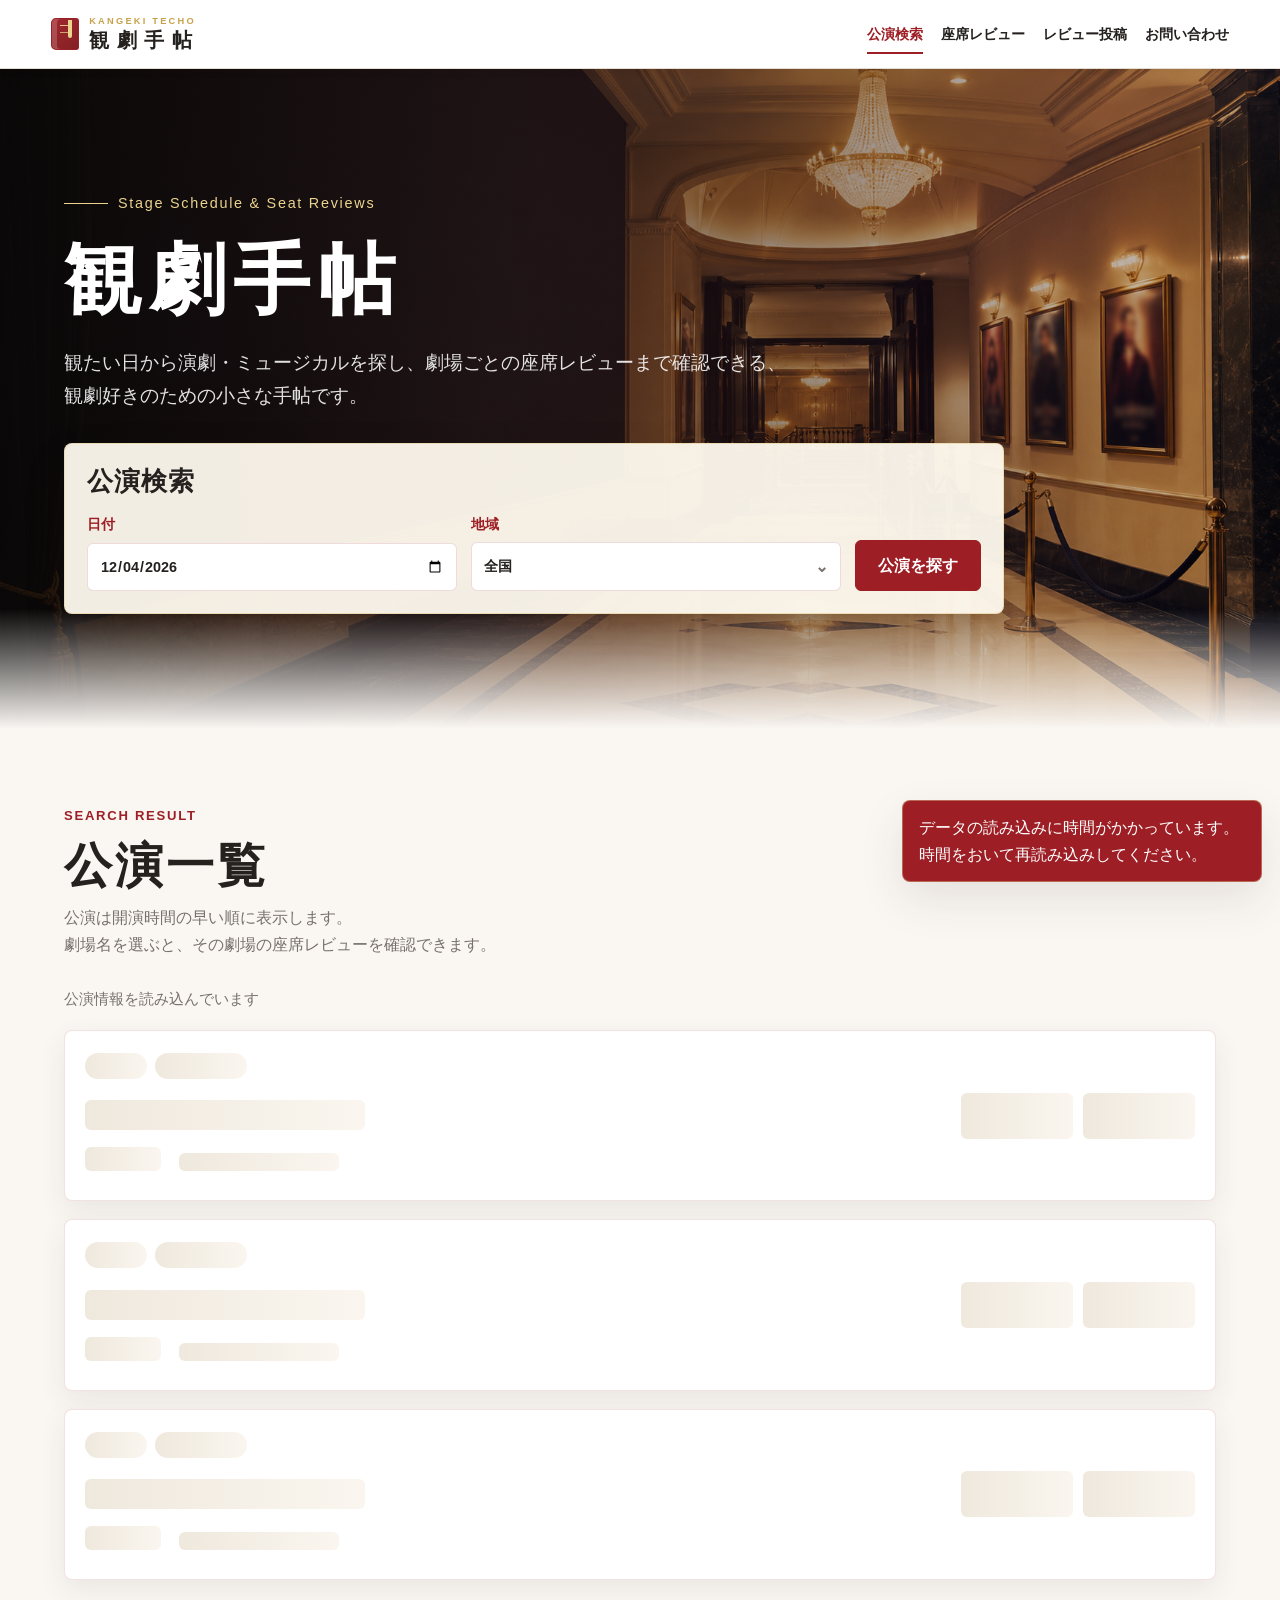
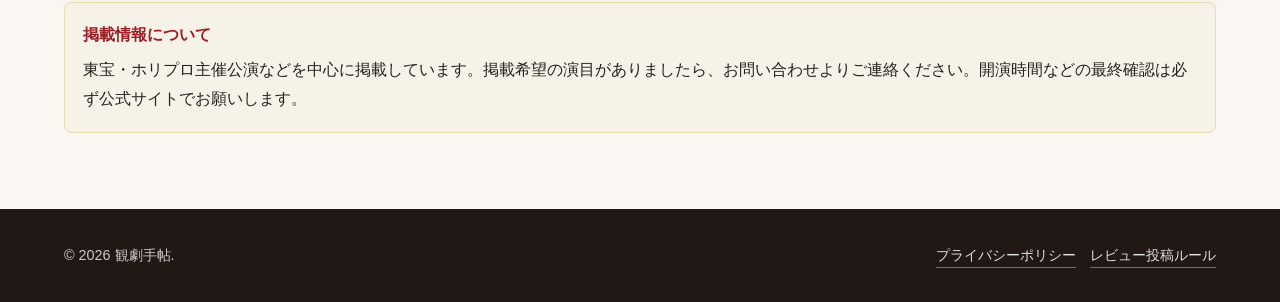
<file: index.html>
<!doctype html>
<html lang="ja">
<head>
  <!-- Google tag (gtag.js) -->
  <script async src="https://www.googletagmanager.com/gtag/js?id=G-6KWC3YMD6E"></script>
  <script>
    window.dataLayer = window.dataLayer || [];
    function gtag(){dataLayer.push(arguments);}
    gtag('js', new Date());
    gtag('config', 'G-6KWC3YMD6E');
  </script>
  <meta charset="utf-8">
  <meta name="viewport" content="width=device-width, initial-scale=1">
  <title>観劇手帖｜演劇・ミュージカルの公演検索と劇場の座席レビュー</title>
  <meta name="description" content="演劇・ミュージカルなどの舞台公演を観劇日と地域から検索。劇場ごとの座席レビューで、見え方・音響・おすすめ度を確認できる観劇情報サイトです。">
  <link rel="canonical" href="https://kangeki-techo.jp/">
  <meta name="robots" content="index, follow">
  <meta property="og:site_name" content="観劇手帖">
  <meta property="og:type" content="website">
  <meta property="og:locale" content="ja_JP">
  <meta property="og:title" content="観劇手帖｜演劇・ミュージカルの公演検索と劇場の座席レビュー">
  <meta property="og:description" content="演劇・ミュージカルなどの舞台公演を観劇日と地域から検索。劇場ごとの座席レビューで、見え方・音響・おすすめ度を確認できる観劇情報サイトです。">
  <meta property="og:url" content="https://kangeki-techo.jp/">
  <meta name="twitter:card" content="summary_large_image">
  <meta name="twitter:title" content="観劇手帖｜演劇・ミュージカルの公演検索と劇場の座席レビュー">
  <meta name="twitter:description" content="演劇・ミュージカルなどの舞台公演を観劇日と地域から検索。劇場ごとの座席レビューで、見え方・音響・おすすめ度を確認できる観劇情報サイトです。">
  <script type="application/ld+json">
    {
    "@context": "https://schema.org",
    "@type": "WebSite",
    "@id": "https://kangeki-techo.jp/#website",
    "name": "観劇手帖",
    "alternateName": "KANGEKI TECHO",
    "url": "https://kangeki-techo.jp/",
    "description": "演劇・ミュージカルなどの舞台公演を観劇日と地域から検索し、劇場ごとの座席レビューを確認・投稿できる観劇情報サイトです。",
    "inLanguage": "ja",
    "publisher": {
      "@id": "https://kangeki-techo.jp/#organization"
    }
  }
</script>
<script type="application/ld+json">
  {
    "@context": "https://schema.org",
    "@type": "Organization",
    "@id": "https://kangeki-techo.jp/#organization",
    "name": "観劇手帖",
    "alternateName": "KANGEKI TECHO",
    "url": "https://kangeki-techo.jp/"
  }
</script>
  <link rel="stylesheet" href="assets/app.css">
</head>
<body>
  <header class="site-header">
    <a class="brand" href="index.html" aria-label="観劇手帖 ホーム">
      <span class="notebook-mark" aria-hidden="true"></span>
      <span class="brand-text">
        <span class="brand-roman">KANGEKI TECHO</span>
        <span class="brand-title" aria-label="観劇手帖">
          <span aria-hidden="true">観</span>
          <span aria-hidden="true">劇</span>
          <span aria-hidden="true">手</span>
          <span aria-hidden="true">帖</span>
        </span>
      </span>
    </a>
    <nav class="nav" aria-label="主要メニュー">
      <a class="active" href="index.html">公演検索</a>
      <a href="reviews.html">座席レビュー</a>
      <a href="post.html">レビュー投稿</a>
      <a href="contact.html">お問い合わせ</a>
    </nav>
  </header>

  <section class="hero" id="home">
    <div class="hero-inner">
      <span class="eyebrow">Stage Schedule & Seat Reviews</span>
      <h1>観劇手帖</h1>
      <p class="hero-copy">観たい日から演劇・ミュージカルを探し、劇場ごとの座席レビューまで確認できる、<br>観劇好きのための小さな手帖です。</p>

      <form class="search-panel" id="performanceSearch">
        <div class="search-panel-head">
          <h2>公演検索</h2>
        </div>
        <div class="form-grid">
          <label>
            日付
            <input type="date" id="dateInput">
          </label>
          <div class="field">
            <span class="field-label">地域</span>
            <input type="hidden" id="areaInput" value="全国">
            <div class="region-picker" id="areaPicker" data-region-picker data-target="areaInput"></div>
          </div>
          <button class="btn gold performance-search-button" type="submit">公演を探す</button>
        </div>
      </form>
    </div>
  </section>

  <main>
    <section class="section" aria-labelledby="performancesTitle">
      <div class="container">
        <div class="section-head">
          <div class="section-title">
            <span>Search Result</span>
            <h2 id="performancesTitle">公演一覧</h2>
            <p>公演は開演時間の早い順に表示します。<br>劇場名を選ぶと、その劇場の座席レビューを確認できます。</p>
          </div>
        </div>
        <div class="results-meta" id="performanceMeta"></div>
        <div class="card-grid" id="performanceResults"></div>
        <div class="info-note">
          <strong>掲載情報について</strong>
          <p>東宝・ホリプロ主催公演などを中心に掲載しています。掲載希望の演目がありましたら、お問い合わせよりご連絡ください。開演時間などの最終確認は必ず公式サイトでお願いします。</p>
        </div>
      </div>
    </section>
  </main>

  <footer class="site-footer">
    <div class="container footer-content">
      <span>© 2026 観劇手帖.</span>
      <span class="footer-links"><a href="privacy.html">プライバシーポリシー</a><a href="rules.html">レビュー投稿ルール</a></span>
    </div>
  </footer>

  <div class="toast" id="toast" role="status" aria-live="polite"></div>
  <script src="assets/app.js"></script>
  <script src="assets/additional-fixes.js"></script>
  <script src="assets/analytics-events.js"></script>
</body>
</html>
</file>
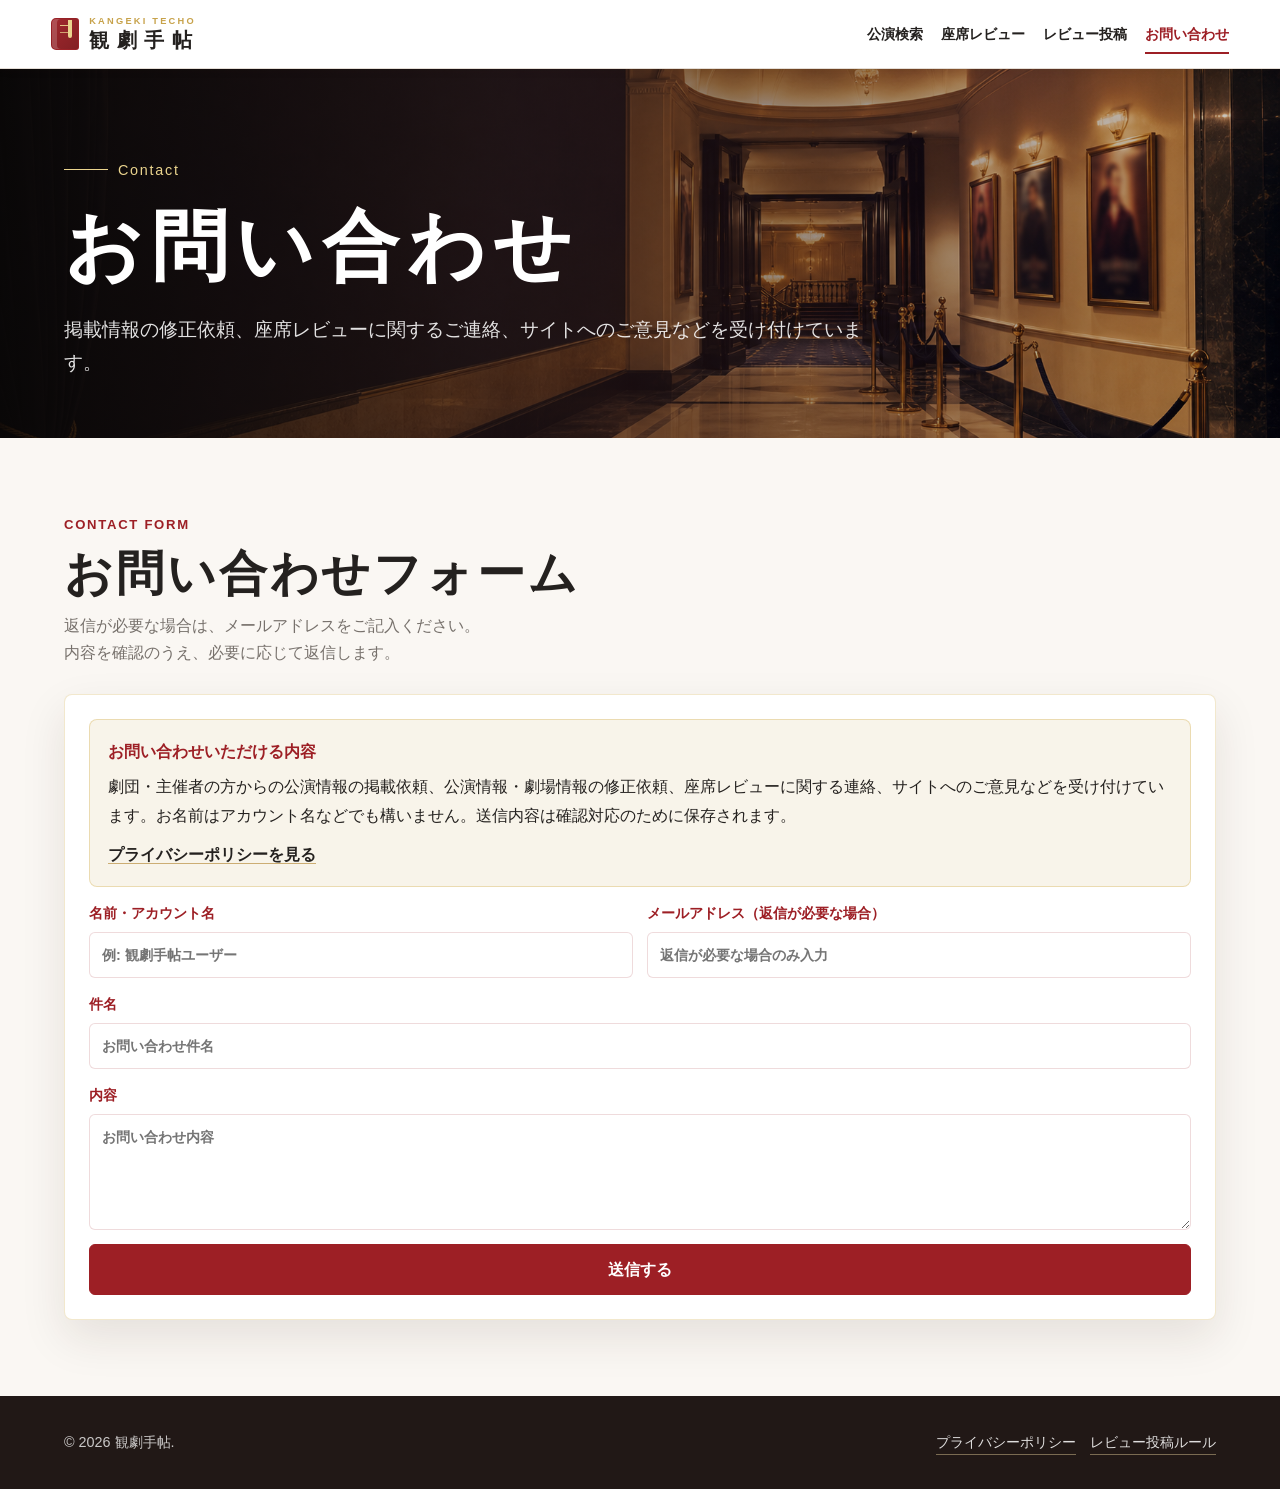
<file: contact.html>
<!doctype html>
<html lang="ja">
<head>
  <!-- Google tag (gtag.js) -->
  <script async src="https://www.googletagmanager.com/gtag/js?id=G-6KWC3YMD6E"></script>
  <script>
    window.dataLayer = window.dataLayer || [];
    function gtag(){dataLayer.push(arguments);}
    gtag('js', new Date());
    gtag('config', 'G-6KWC3YMD6E');
  </script>
  <meta charset="utf-8">
  <meta name="viewport" content="width=device-width, initial-scale=1">
  <title>公演・劇場情報の掲載依頼・お問い合わせ｜観劇手帖</title>
  <meta name="description" content="公演情報の掲載依頼、劇場情報や座席レビューの修正依頼、サイトへのご意見などを受け付けています。返信が必要な場合はメールアドレスをご入力ください。">
  <link rel="canonical" href="https://kangeki-techo.jp/contact.html">
  <meta name="robots" content="index, follow">
  <meta property="og:site_name" content="観劇手帖">
  <meta property="og:type" content="website">
  <meta property="og:locale" content="ja_JP">
  <meta property="og:title" content="公演・劇場情報の掲載依頼・お問い合わせ｜観劇手帖">
  <meta property="og:description" content="観劇手帖へのご意見、公演情報や劇場情報の掲載依頼、内容の修正依頼などを受け付けています。返信が必要な場合はメールアドレスをご記入ください。">
  <meta property="og:url" content="https://kangeki-techo.jp/contact.html">
  <meta name="twitter:card" content="summary_large_image">
  <meta name="twitter:title" content="公演・劇場情報の掲載依頼・お問い合わせ｜観劇手帖">
  <meta name="twitter:description" content="観劇手帖へのご意見、公演情報や劇場情報の掲載依頼、内容の修正依頼などを受け付けています。返信が必要な場合はメールアドレスをご記入ください。">
  <link rel="stylesheet" href="assets/app.css">
</head>
<body>
  <header class="site-header">
    <a class="brand" href="index.html" aria-label="観劇手帖 ホーム">
      <span class="notebook-mark" aria-hidden="true"></span>
      <span class="brand-text">
        <span class="brand-roman">KANGEKI TECHO</span>
        <span class="brand-title" aria-label="観劇手帖">
          <span aria-hidden="true">観</span>
          <span aria-hidden="true">劇</span>
          <span aria-hidden="true">手</span>
          <span aria-hidden="true">帖</span>
        </span>
      </span>
    </a>
    <nav class="nav" aria-label="主要メニュー">
      <a href="index.html">公演検索</a>
      <a href="reviews.html">座席レビュー</a>
      <a href="post.html">レビュー投稿</a>
      <a class="active" href="contact.html">お問い合わせ</a>
    </nav>
  </header>

  <section class="page-hero">
    <div class="container">
      <span class="eyebrow">Contact</span>
      <h1>お問い合わせ</h1>
      <p class="hero-copy">掲載情報の修正依頼、座席レビューに関するご連絡、サイトへのご意見などを受け付けています。</p>
    </div>
  </section>

  <main>
    <section class="section" aria-labelledby="contactTitle">
      <div class="container">
        <div class="section-head">
          <div class="section-title">
            <span>Contact Form</span>
            <h2 id="contactTitle">お問い合わせフォーム</h2>
            <p>返信が必要な場合は、メールアドレスをご記入ください。<br>内容を確認のうえ、必要に応じて返信します。</p>
          </div>
        </div>
        <form class="form-card stack" id="contactForm">
          <div class="form-notice">
            <strong>お問い合わせいただける内容</strong>
            <p>劇団・主催者の方からの公演情報の掲載依頼、公演情報・劇場情報の修正依頼、座席レビューに関する連絡、サイトへのご意見などを受け付けています。お名前はアカウント名などでも構いません。送信内容は確認対応のために保存されます。</p>
            <a class="theater-link" href="privacy.html">プライバシーポリシーを見る</a>
          </div>
          <div class="two-col">
            <label>
              名前・アカウント名
              <input id="contactName" required placeholder="例: 観劇手帖ユーザー">
            </label>
            <label>
              メールアドレス（返信が必要な場合）
              <input id="contactEmail" type="email" placeholder="返信が必要な場合のみ入力">
            </label>
          </div>
          <label>
            件名
            <input id="contactSubject" required placeholder="お問い合わせ件名">
          </label>
          <label>
            内容
            <textarea id="contactMessage" required placeholder="お問い合わせ内容"></textarea>
          </label>
          <button class="btn" type="submit">送信する</button>
        </form>
      </div>
    </section>
  </main>

  <footer class="site-footer">
    <div class="container footer-content">
      <span>© 2026 観劇手帖.</span>
      <span class="footer-links"><a href="privacy.html">プライバシーポリシー</a><a href="rules.html">レビュー投稿ルール</a></span>
    </div>
  </footer>

  <div class="toast" id="toast" role="status" aria-live="polite"></div>
  <script src="assets/app.js"></script>
  <script src="assets/analytics-events.js"></script>
</body>
</html>
</file>
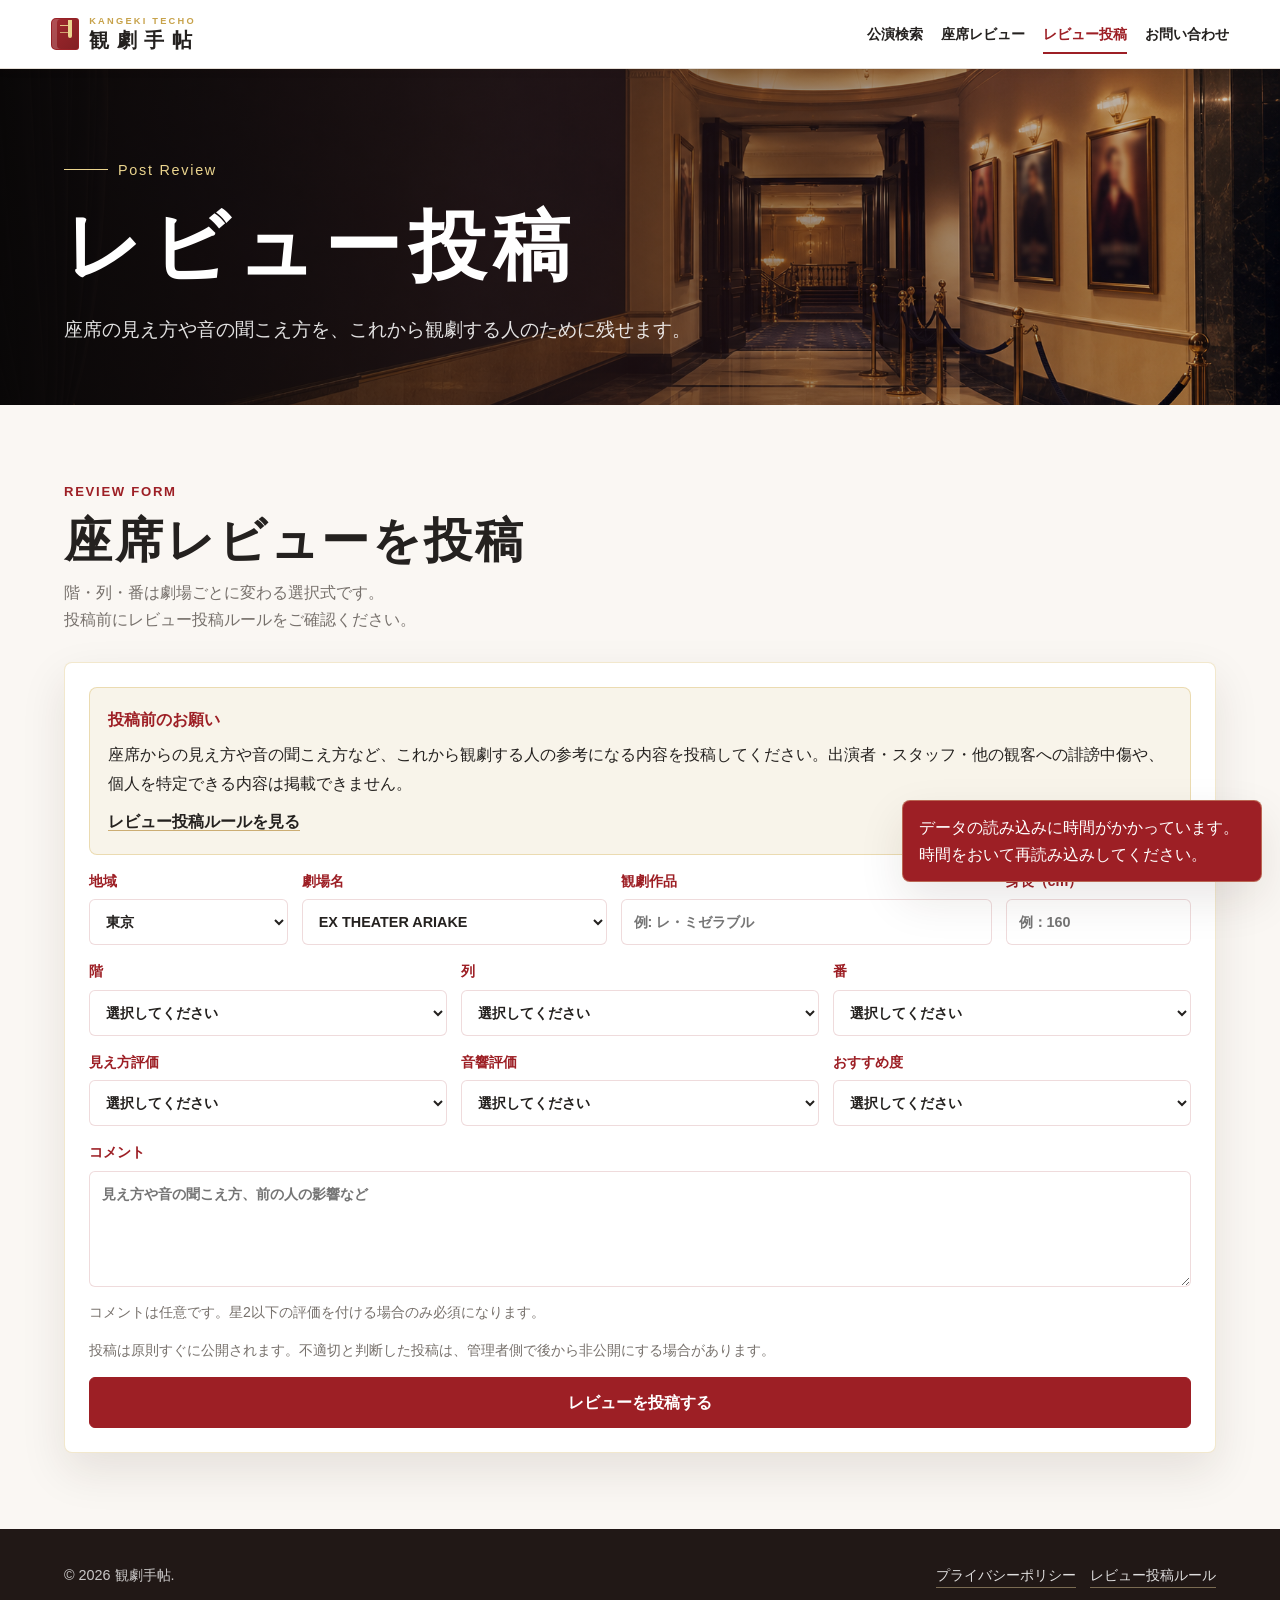
<file: post.html>
<!doctype html>
<html lang="ja">
<head>
  <!-- Google tag (gtag.js) -->
  <script async src="https://www.googletagmanager.com/gtag/js?id=G-6KWC3YMD6E"></script>
  <script>
    window.dataLayer = window.dataLayer || [];
    function gtag(){dataLayer.push(arguments);}
    gtag('js', new Date());
    gtag('config', 'G-6KWC3YMD6E');
  </script>
  <meta charset="utf-8">
  <meta name="viewport" content="width=device-width, initial-scale=1">
  <title>劇場の座席レビューを投稿｜見え方・音響の感想を共有｜観劇手帖</title>
  <meta name="description" content="観劇した劇場と座席を選び、見え方・音響・おすすめ度やコメントを投稿できます。あなたの体験を、これから観劇する人の座席選びに役立ててください。">
  <link rel="canonical" href="https://kangeki-techo.jp/post.html">
  <meta name="robots" content="index, follow">
  <meta property="og:site_name" content="観劇手帖">
  <meta property="og:type" content="website">
  <meta property="og:locale" content="ja_JP">
  <meta property="og:title" content="劇場の座席レビューを投稿｜観劇手帖">
  <meta property="og:description" content="劇場の座席からの見え方、音響、おすすめ度を投稿できます。観劇作品やコメントとともに、これから観劇する方の座席選びに役立つ情報を共有できます。">
  <meta property="og:url" content="https://kangeki-techo.jp/post.html">
  <meta name="twitter:card" content="summary_large_image">
  <meta name="twitter:title" content="劇場の座席レビューを投稿｜観劇手帖">
  <meta name="twitter:description" content="劇場の座席からの見え方、音響、おすすめ度を投稿できます。観劇作品やコメントとともに、これから観劇する方の座席選びに役立つ情報を共有できます。">
  <link rel="stylesheet" href="assets/app.css">
</head>
<body>
  <header class="site-header">
    <a class="brand" href="index.html" aria-label="観劇手帖 ホーム">
      <span class="notebook-mark" aria-hidden="true"></span>
      <span class="brand-text">
        <span class="brand-roman">KANGEKI TECHO</span>
        <span class="brand-title" aria-label="観劇手帖">
          <span aria-hidden="true">観</span>
          <span aria-hidden="true">劇</span>
          <span aria-hidden="true">手</span>
          <span aria-hidden="true">帖</span>
        </span>
      </span>
    </a>
    <nav class="nav" aria-label="主要メニュー">
      <a href="index.html">公演検索</a>
      <a href="reviews.html">座席レビュー</a>
      <a class="active" href="post.html">レビュー投稿</a>
      <a href="contact.html">お問い合わせ</a>
    </nav>
  </header>

  <section class="page-hero">
    <div class="container">
      <span class="eyebrow">Post Review</span>
      <h1>レビュー投稿</h1>
      <p class="hero-copy">座席の見え方や音の聞こえ方を、これから観劇する人のために残せます。</p>
    </div>
  </section>

  <main>
    <section class="section" aria-labelledby="postTitle">
      <div class="container">
        <div class="section-head">
          <div class="section-title">
            <span>Review Form</span>
            <h2 id="postTitle">座席レビューを投稿</h2>
            <p>階・列・番は劇場ごとに変わる選択式です。<br>投稿前にレビュー投稿ルールをご確認ください。</p>
          </div>
        </div>

        <form class="form-card stack" id="reviewForm">
          <div class="form-notice">
            <strong>投稿前のお願い</strong>
            <p>座席からの見え方や音の聞こえ方など、これから観劇する人の参考になる内容を投稿してください。出演者・スタッフ・他の観客への誹謗中傷や、個人を特定できる内容は掲載できません。</p>
            <a class="theater-link" href="rules.html">レビュー投稿ルールを見る</a>
          </div>
          <div class="post-basic-grid">
            <label>
              地域
              <select id="postTheaterArea" required></select>
            </label>
            <label>
              劇場名
              <select id="postTheater" required></select>
            </label>
            <label>
              観劇作品
              <input id="postShow" required placeholder="例: レ・ミゼラブル">
            </label>
            <label>
              身長（cm）
              <input id="postHeight" type="number" min="100" max="220" inputmode="numeric" required placeholder="例：160">
            </label>
          </div>
          <div class="three-col">
            <label>
              階
              <select id="postFloor"></select>
            </label>
            <label>
              列
              <select id="postRow"></select>
            </label>
            <label>
              番
              <select id="postSeat"></select>
            </label>
          </div>
          <div class="three-col">
            <label>
              見え方評価
              <select id="postVisibility" required>
                <option value="" disabled selected>選択してください</option>
                <option value="5">★★★★★</option>
                <option value="4">★★★★</option>
                <option value="3">★★★</option>
                <option value="2">★★</option>
                <option value="1">★</option>
              </select>
            </label>
            <label>
              音響評価
              <select id="postSound" required>
                <option value="" disabled selected>選択してください</option>
                <option value="5">★★★★★</option>
                <option value="4">★★★★</option>
                <option value="3">★★★</option>
                <option value="2">★★</option>
                <option value="1">★</option>
              </select>
            </label>
            <label>
              おすすめ度
              <select id="postRecommendation" required>
                <option value="" disabled selected>選択してください</option>
                <option value="5">★★★★★</option>
                <option value="4">★★★★</option>
                <option value="3">★★★</option>
                <option value="2">★★</option>
                <option value="1">★</option>
              </select>
            </label>
          </div>
          <label>
            コメント
            <textarea id="postComment" placeholder="見え方や音の聞こえ方、前の人の影響など"></textarea>
          </label>
          <p class="form-help" id="commentRule"></p>
          <p class="form-help">投稿は原則すぐに公開されます。不適切と判断した投稿は、管理者側で後から非公開にする場合があります。</p>
          <button class="btn gold" type="submit">レビューを投稿する</button>
        </form>
      </div>
    </section>
  </main>

  <footer class="site-footer">
    <div class="container footer-content">
      <span>© 2026 観劇手帖.</span>
      <span class="footer-links"><a href="privacy.html">プライバシーポリシー</a><a href="rules.html">レビュー投稿ルール</a></span>
    </div>
  </footer>

  <div class="toast" id="toast" role="status" aria-live="polite"></div>
  <script src="assets/app.js"></script>
  <script src="assets/additional-fixes.js"></script>
  <script src="assets/analytics-events.js"></script>
</body>
</html>
</file>
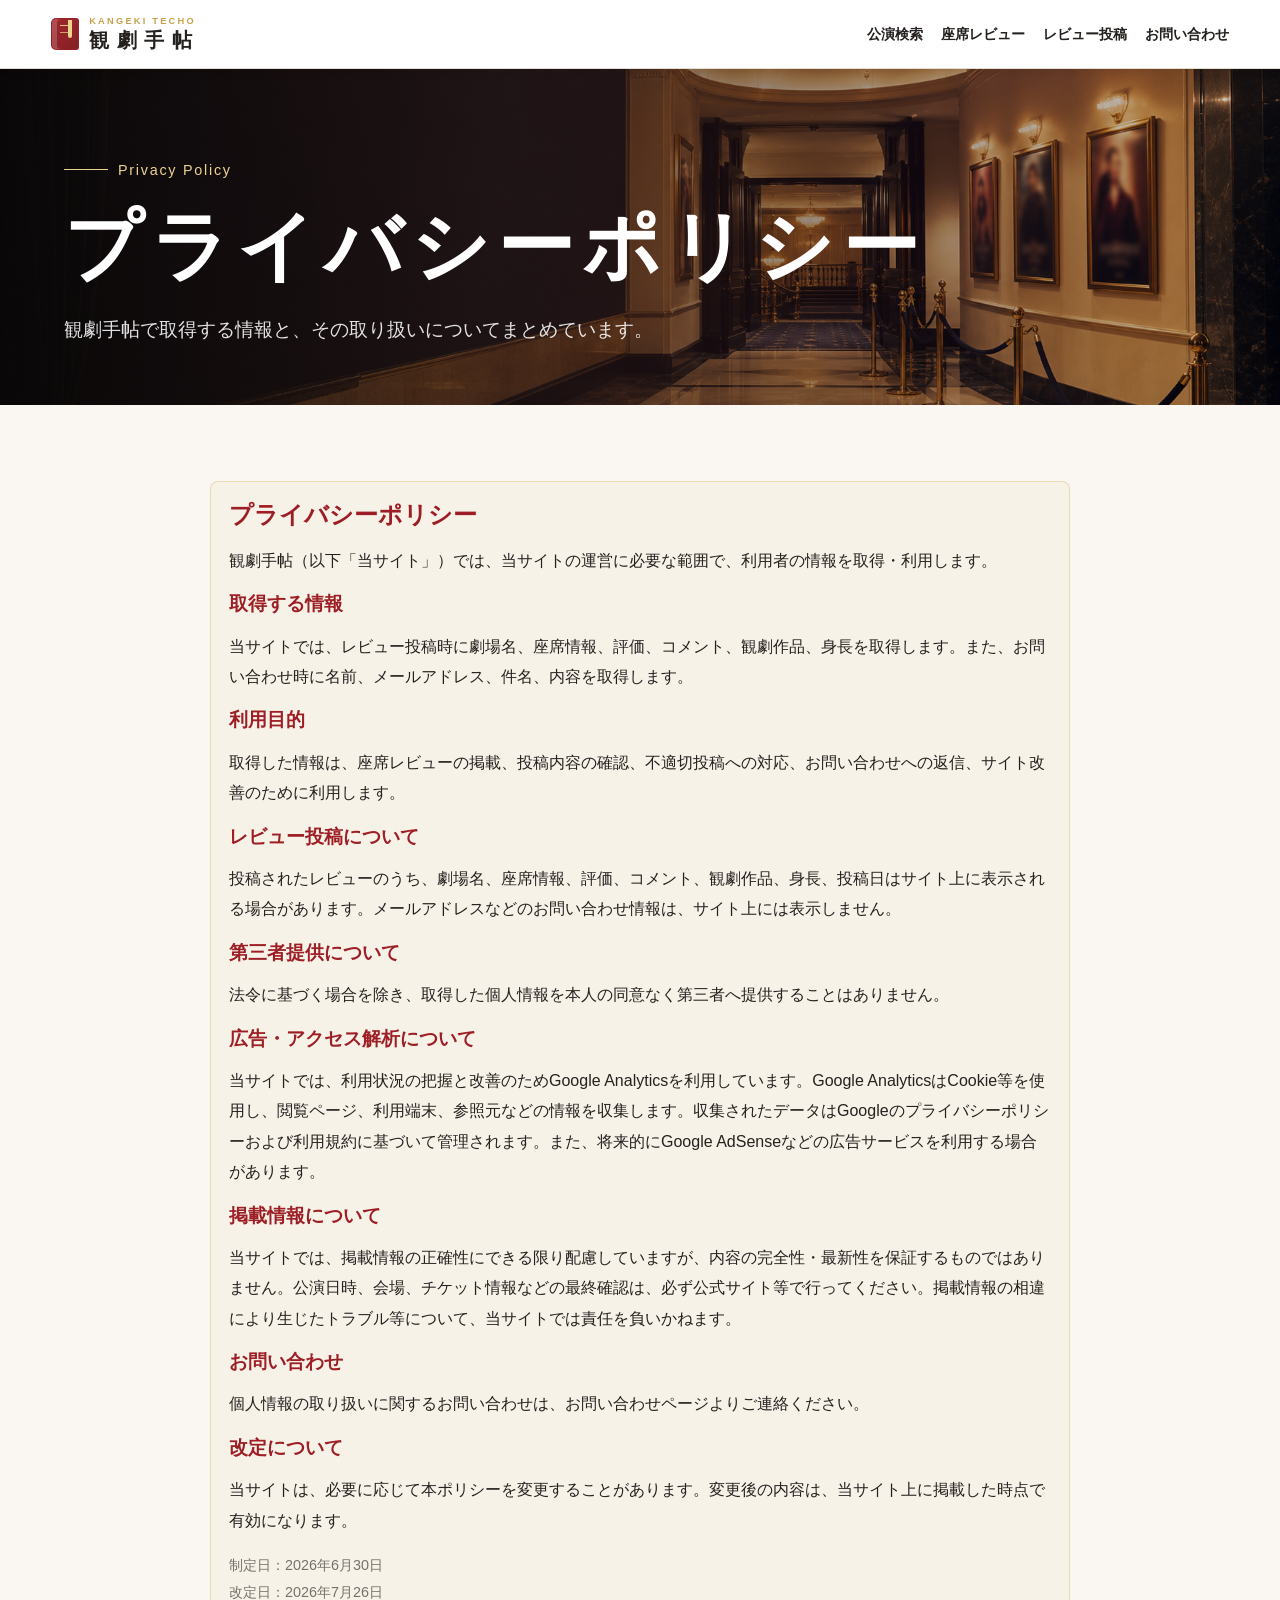
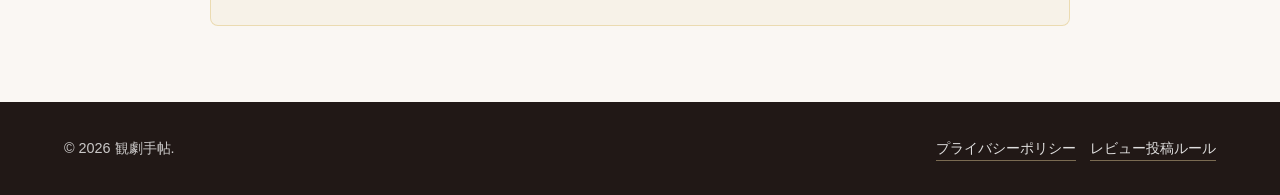
<file: privacy.html>
<!doctype html>
<html lang="ja">
<head>
  <!-- Google tag (gtag.js) -->
  <script async src="https://www.googletagmanager.com/gtag/js?id=G-6KWC3YMD6E"></script>
  <script>
    window.dataLayer = window.dataLayer || [];
    function gtag(){dataLayer.push(arguments);}
    gtag('js', new Date());
    gtag('config', 'G-6KWC3YMD6E');
  </script>
  <meta charset="utf-8">
  <meta name="viewport" content="width=device-width, initial-scale=1">
  <title>プライバシーポリシー｜観劇手帖</title>
  <meta name="description" content="観劇手帖が取得するレビュー投稿情報、お問い合わせ情報、Google Analyticsによるアクセス解析データの利用目的と取り扱いを掲載しています。">
  <link rel="canonical" href="https://kangeki-techo.jp/privacy.html">
  <meta name="robots" content="index, follow">
  <meta property="og:site_name" content="観劇手帖">
  <meta property="og:type" content="website">
  <meta property="og:locale" content="ja_JP">
  <meta property="og:title" content="プライバシーポリシー｜観劇手帖">
  <meta property="og:description" content="観劇手帖における個人情報の取り扱い、アクセス解析、広告配信、免責事項などについて定めたプライバシーポリシーです。">
  <meta property="og:url" content="https://kangeki-techo.jp/privacy.html">
  <meta name="twitter:card" content="summary_large_image">
  <meta name="twitter:title" content="プライバシーポリシー｜観劇手帖">
  <meta name="twitter:description" content="観劇手帖における個人情報の取り扱い、アクセス解析、広告配信、免責事項などについて定めたプライバシーポリシーです。">
  <link rel="stylesheet" href="assets/app.css">
</head>
<body>
  <header class="site-header">
    <a class="brand" href="index.html" aria-label="観劇手帖 ホーム">
      <span class="notebook-mark" aria-hidden="true"></span>
      <span class="brand-text">
        <span class="brand-roman">KANGEKI TECHO</span>
        <span class="brand-title" aria-label="観劇手帖">
          <span aria-hidden="true">観</span>
          <span aria-hidden="true">劇</span>
          <span aria-hidden="true">手</span>
          <span aria-hidden="true">帖</span>
        </span>
      </span>
    </a>
    <nav class="nav" aria-label="主要メニュー">
      <a href="index.html">公演検索</a>
      <a href="reviews.html">座席レビュー</a>
      <a href="post.html">レビュー投稿</a>
      <a href="contact.html">お問い合わせ</a>
    </nav>
  </header>

  <section class="page-hero">
    <div class="container">
      <span class="eyebrow">Privacy Policy</span>
      <h1>プライバシーポリシー</h1>
      <p class="hero-copy">観劇手帖で取得する情報と、その取り扱いについてまとめています。</p>
    </div>
  </section>

  <main>
    <section class="section" aria-labelledby="privacyTitle">
      <div class="container narrow">
        <article class="content-card legal-text">
          <h2 id="privacyTitle">プライバシーポリシー</h2>
          <p>観劇手帖（以下「当サイト」）では、当サイトの運営に必要な範囲で、利用者の情報を取得・利用します。</p>

          <h3>取得する情報</h3>
          <p>当サイトでは、レビュー投稿時に劇場名、座席情報、評価、コメント、観劇作品、身長を取得します。また、お問い合わせ時に名前、メールアドレス、件名、内容を取得します。</p>

          <h3>利用目的</h3>
          <p>取得した情報は、座席レビューの掲載、投稿内容の確認、不適切投稿への対応、お問い合わせへの返信、サイト改善のために利用します。</p>

          <h3>レビュー投稿について</h3>
          <p>投稿されたレビューのうち、劇場名、座席情報、評価、コメント、観劇作品、身長、投稿日はサイト上に表示される場合があります。メールアドレスなどのお問い合わせ情報は、サイト上には表示しません。</p>

          <h3>第三者提供について</h3>
          <p>法令に基づく場合を除き、取得した個人情報を本人の同意なく第三者へ提供することはありません。</p>

          <h3>広告・アクセス解析について</h3>
          <p>当サイトでは、利用状況の把握と改善のためGoogle Analyticsを利用しています。Google AnalyticsはCookie等を使用し、閲覧ページ、利用端末、参照元などの情報を収集します。収集されたデータはGoogleのプライバシーポリシーおよび利用規約に基づいて管理されます。また、将来的にGoogle AdSenseなどの広告サービスを利用する場合があります。</p>

          <h3>掲載情報について</h3>
          <p>当サイトでは、掲載情報の正確性にできる限り配慮していますが、内容の完全性・最新性を保証するものではありません。公演日時、会場、チケット情報などの最終確認は、必ず公式サイト等で行ってください。掲載情報の相違により生じたトラブル等について、当サイトでは責任を負いかねます。</p>

          <h3>お問い合わせ</h3>
          <p>個人情報の取り扱いに関するお問い合わせは、お問い合わせページよりご連絡ください。</p>

          <h3>改定について</h3>
          <p>当サイトは、必要に応じて本ポリシーを変更することがあります。変更後の内容は、当サイト上に掲載した時点で有効になります。</p>

          <p class="policy-date">制定日：2026年6月30日<br>改定日：2026年7月26日</p>
        </article>
      </div>
    </section>
  </main>

  <footer class="site-footer">
    <div class="container footer-content">
      <span>© 2026 観劇手帖.</span>
      <span class="footer-links"><a href="privacy.html">プライバシーポリシー</a><a href="rules.html">レビュー投稿ルール</a></span>
    </div>
  </footer>

</body>
</html>
</file>
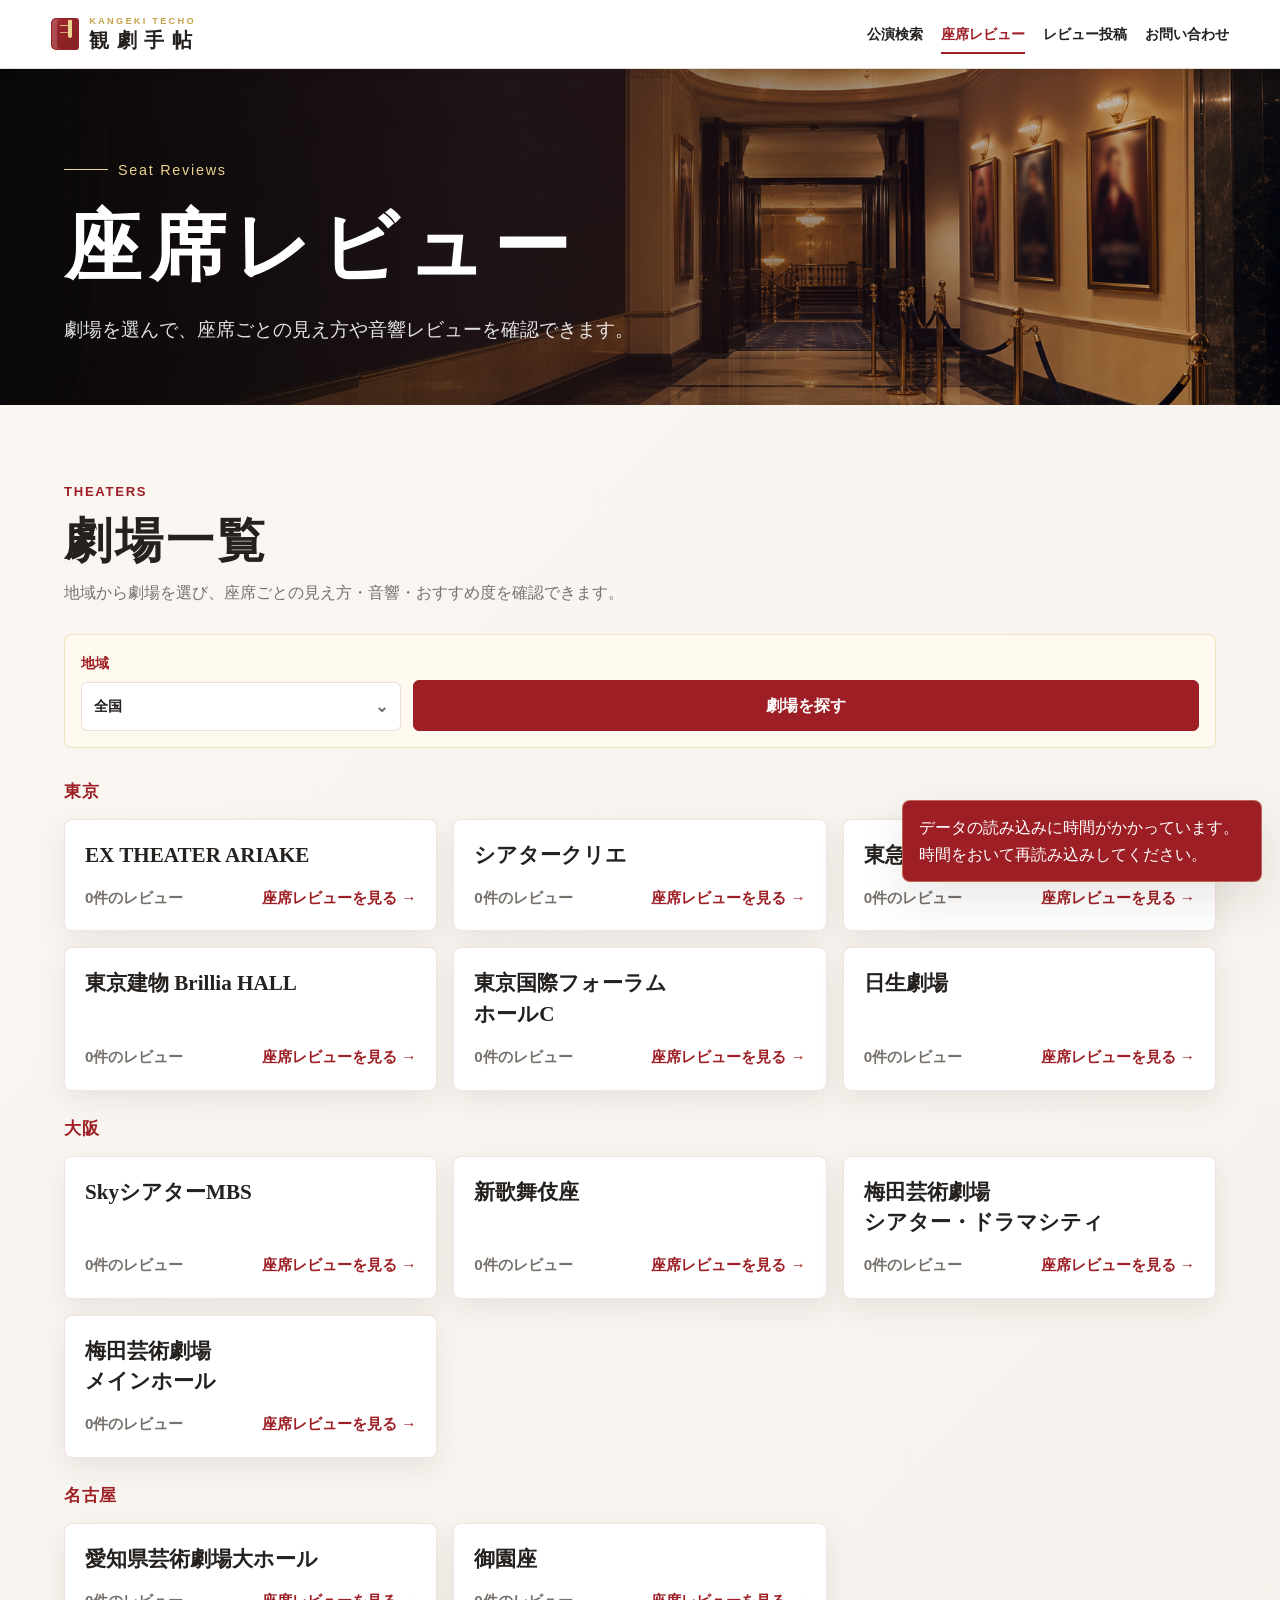
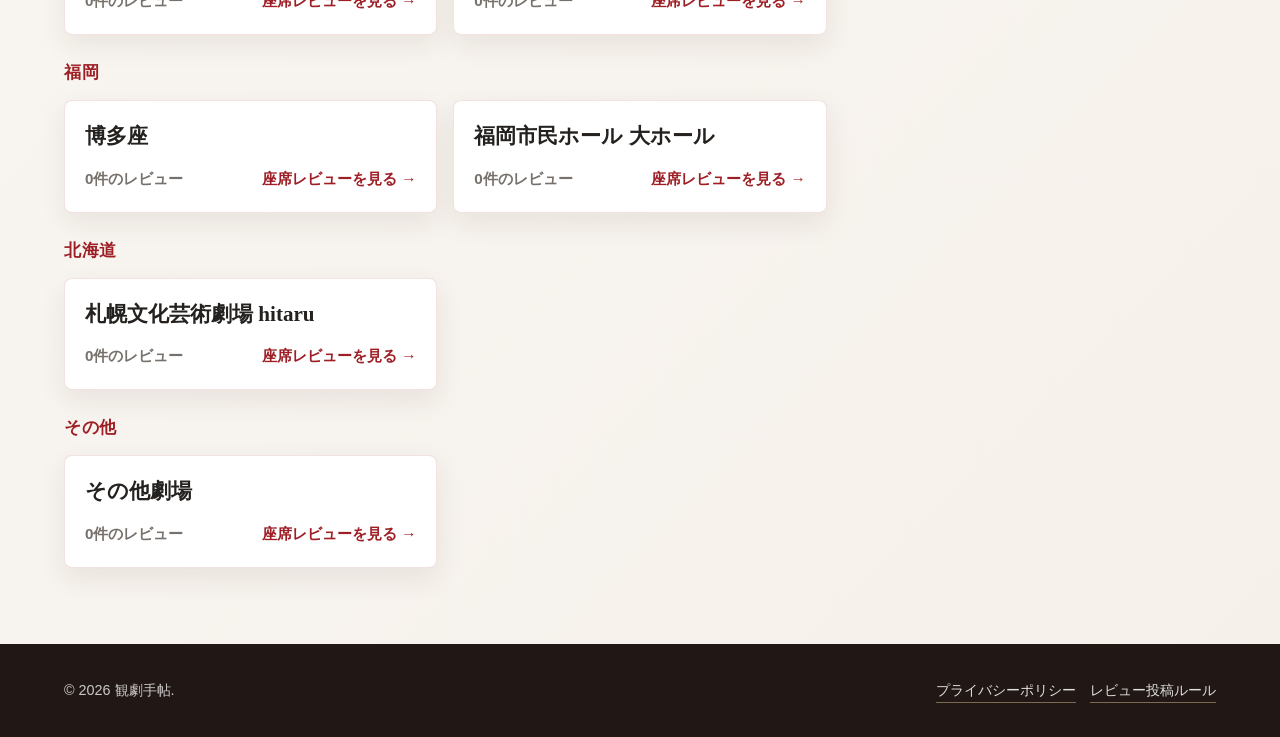
<file: reviews.html>
<!doctype html>
<html lang="ja">
<head>
  <!-- Google tag (gtag.js) -->
  <script async src="https://www.googletagmanager.com/gtag/js?id=G-6KWC3YMD6E"></script>
  <script>
    window.dataLayer = window.dataLayer || [];
    function gtag(){dataLayer.push(arguments);}
    gtag('js', new Date());
    gtag('config', 'G-6KWC3YMD6E');
  </script>
  <meta charset="utf-8">
  <meta name="viewport" content="width=device-width, initial-scale=1">
  <title>劇場の座席レビューを検索｜見え方・音響・おすすめ度｜観劇手帖</title>
  <meta name="description" content="全国の劇場から座席レビューを検索できます。座席ごとの見え方、音響、おすすめ度、観劇作品やコメントを確認し、チケット選びに役立てられます。">
  <link rel="canonical" href="https://kangeki-techo.jp/reviews.html">
  <meta name="robots" content="index, follow">
  <meta property="og:site_name" content="観劇手帖">
  <meta property="og:type" content="website">
  <meta property="og:locale" content="ja_JP">
  <meta property="og:title" content="劇場の座席レビューを検索｜観劇手帖">
  <meta property="og:description" content="全国の劇場から座席レビューを検索できます。座席ごとの見え方、音響、おすすめ度、観劇作品やコメントを確認し、チケット選びに役立てられます。">
  <meta property="og:url" content="https://kangeki-techo.jp/reviews.html">
  <meta name="twitter:card" content="summary_large_image">
  <meta name="twitter:title" content="劇場の座席レビューを検索｜観劇手帖">
  <meta name="twitter:description" content="全国の劇場から座席レビューを検索できます。座席ごとの見え方、音響、おすすめ度、観劇作品やコメントを確認し、チケット選びに役立てられます。">
  <link rel="stylesheet" href="assets/app.css">
  <style>
    .layout {
      grid-template-columns: minmax(0, 1fr);
    }

    .sidebar[hidden] {
      display: none !important;
    }
  </style>
</head>
<body>
  <header class="site-header">
    <a class="brand" href="index.html" aria-label="観劇手帖 ホーム">
      <span class="notebook-mark" aria-hidden="true"></span>
      <span class="brand-text">
        <span class="brand-roman">KANGEKI TECHO</span>
        <span class="brand-title" aria-label="観劇手帖">
          <span aria-hidden="true">観</span>
          <span aria-hidden="true">劇</span>
          <span aria-hidden="true">手</span>
          <span aria-hidden="true">帖</span>
        </span>
      </span>
    </a>
    <nav class="nav" aria-label="主要メニュー">
      <a href="index.html">公演検索</a>
      <a class="active" href="reviews.html">座席レビュー</a>
      <a href="post.html">レビュー投稿</a>
      <a href="contact.html">お問い合わせ</a>
    </nav>
  </header>

  <section class="page-hero">
    <div class="container">
      <span class="eyebrow">Seat Reviews</span>
      <h1>座席レビュー</h1>
      <p class="hero-copy">劇場を選んで、座席ごとの見え方や音響レビューを確認できます。</p>
    </div>
  </section>

  <main>
    <section class="section navy" aria-labelledby="reviewsTitle">
      <div class="container layout">
        <div>
          <div class="section-head">
            <div class="section-title">
              <span>Theaters</span>
              <h2 id="reviewsTitle">劇場一覧</h2>
              <p>地域から劇場を選び、座席ごとの見え方・音響・おすすめ度を確認できます。</p>
            </div>
          </div>

          <form class="theater-filter" id="theaterAreaFilter">
            <div class="field">
              <span class="field-label">地域</span>
              <input type="hidden" id="theaterAreaInput" value="全国">
              <div class="region-picker" id="theaterAreaPicker" data-region-picker data-region-mode="theater" data-target="theaterAreaInput"></div>
            </div>
            <button class="btn gold" type="submit">劇場を探す</button>
          </form>

          <div class="theater-list" id="theaterList"></div>
        </div>

        <aside class="sidebar" aria-label="補足情報" hidden>
          <div class="note">将来はここに劇場エリアやレビュー数での絞り込みを追加できます。</div>
        </aside>
      </div>
    </section>
  </main>

  <footer class="site-footer">
    <div class="container footer-content">
      <span>© 2026 観劇手帖.</span>
      <span class="footer-links"><a href="privacy.html">プライバシーポリシー</a><a href="rules.html">レビュー投稿ルール</a></span>
    </div>
  </footer>

  <div class="toast" id="toast" role="status" aria-live="polite"></div>
  <script src="assets/app.js"></script>
  <script src="assets/review-count-fix.js"></script>
</body>
</html>
</file>
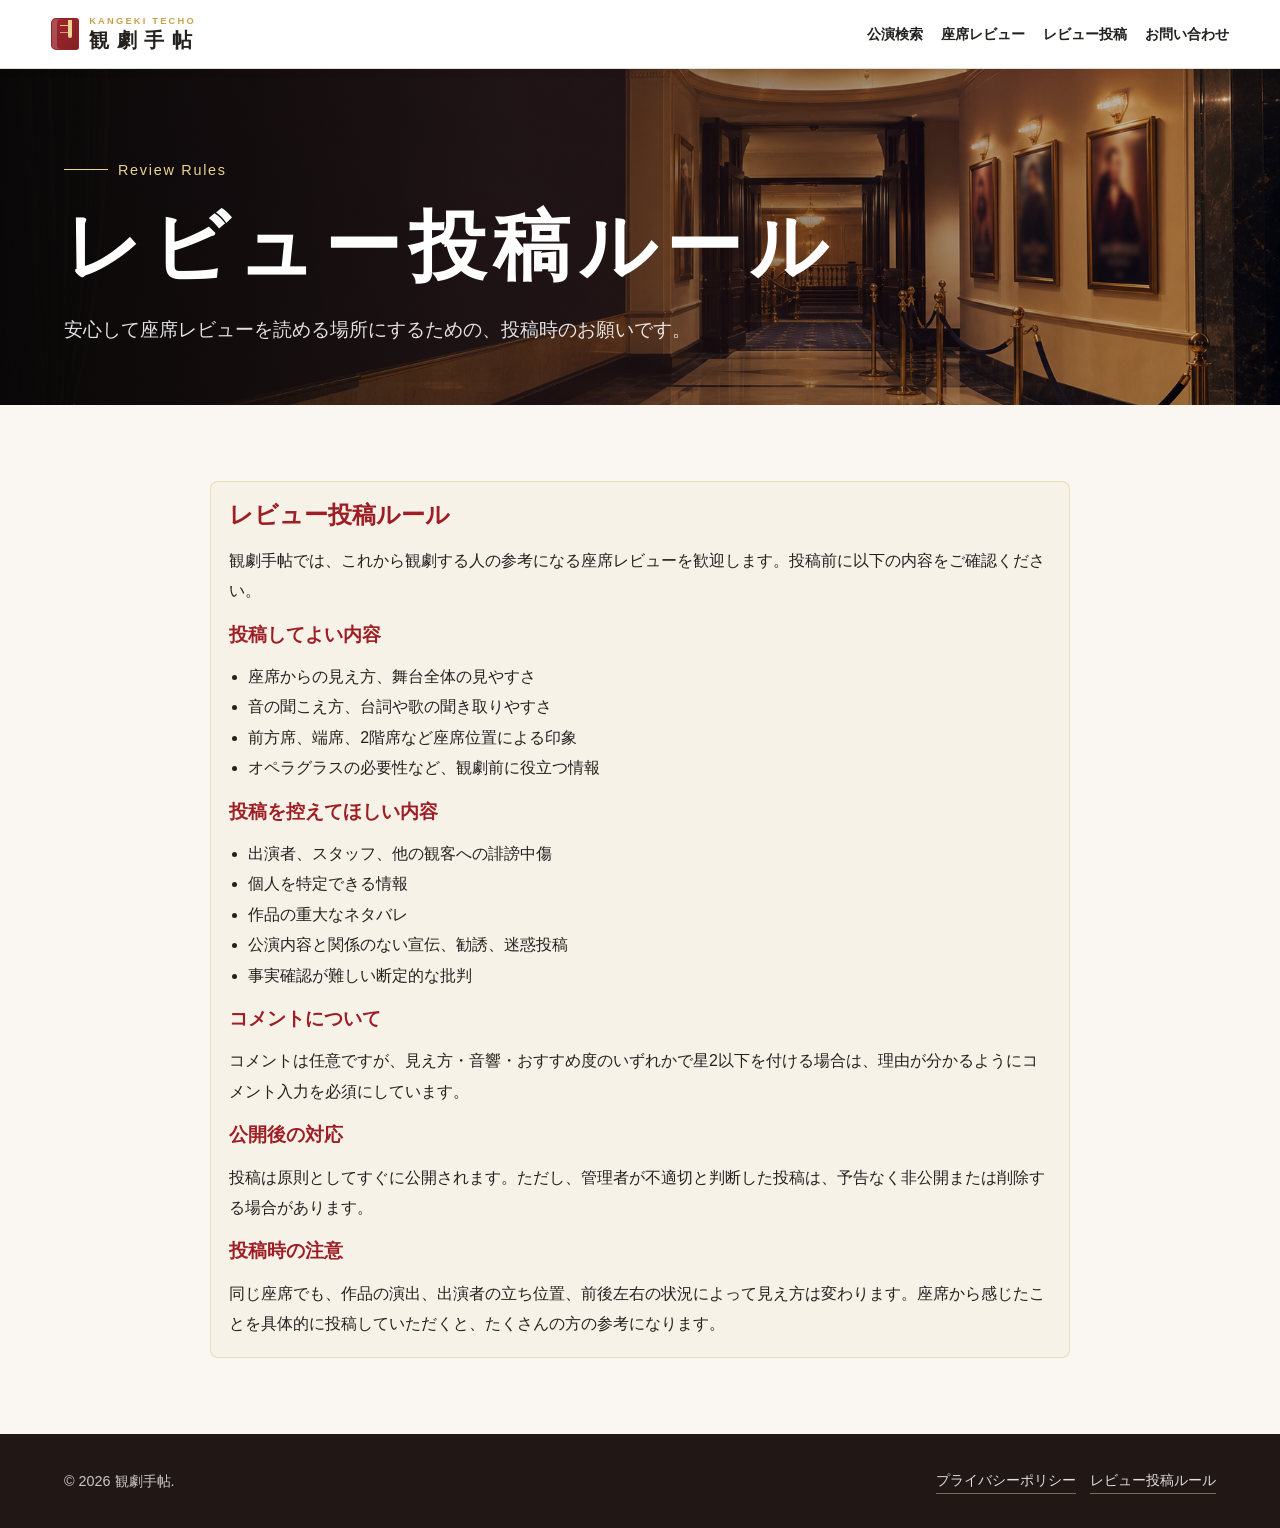
<file: rules.html>
<!doctype html>
<html lang="ja">
<head>
  <!-- Google tag (gtag.js) -->
  <script async src="https://www.googletagmanager.com/gtag/js?id=G-6KWC3YMD6E"></script>
  <script>
    window.dataLayer = window.dataLayer || [];
    function gtag(){dataLayer.push(arguments);}
    gtag('js', new Date());
    gtag('config', 'G-6KWC3YMD6E');
  </script>
  <meta charset="utf-8">
  <meta name="viewport" content="width=device-width, initial-scale=1">
  <title>座席レビュー投稿ルール｜観劇手帖</title>
  <meta name="description" content="観劇手帖に座席レビューを投稿する際のルールです。見え方や音響など歓迎する内容、誹謗中傷・個人情報・重大なネタバレなど投稿を控える内容を定めています。">
  <link rel="canonical" href="https://kangeki-techo.jp/rules.html">
  <meta name="robots" content="index, follow">
  <meta property="og:site_name" content="観劇手帖">
  <meta property="og:type" content="website">
  <meta property="og:locale" content="ja_JP">
  <meta property="og:title" content="座席レビュー投稿ルール｜観劇手帖">
  <meta property="og:description" content="観劇手帖へ座席レビューを投稿する際のルールです。投稿できる内容、禁止事項、コメント入力が必要となる条件などをご案内しています。">
  <meta property="og:url" content="https://kangeki-techo.jp/rules.html">
  <meta name="twitter:card" content="summary_large_image">
  <meta name="twitter:title" content="座席レビュー投稿ルール｜観劇手帖">
  <meta name="twitter:description" content="観劇手帖へ座席レビューを投稿する際のルールです。投稿できる内容、禁止事項、コメント入力が必要となる条件などをご案内しています。">
  <link rel="stylesheet" href="assets/app.css">
</head>
<body>
  <header class="site-header">
    <a class="brand" href="index.html" aria-label="観劇手帖 ホーム">
      <span class="notebook-mark" aria-hidden="true"></span>
      <span class="brand-text">
        <span class="brand-roman">KANGEKI TECHO</span>
        <span class="brand-title" aria-label="観劇手帖">
          <span aria-hidden="true">観</span>
          <span aria-hidden="true">劇</span>
          <span aria-hidden="true">手</span>
          <span aria-hidden="true">帖</span>
        </span>
      </span>
    </a>
    <nav class="nav" aria-label="主要メニュー">
      <a href="index.html">公演検索</a>
      <a href="reviews.html">座席レビュー</a>
      <a href="post.html">レビュー投稿</a>
      <a href="contact.html">お問い合わせ</a>
    </nav>
  </header>

  <section class="page-hero">
    <div class="container">
      <span class="eyebrow">Review Rules</span>
      <h1>レビュー投稿ルール</h1>
      <p class="hero-copy">安心して座席レビューを読める場所にするための、投稿時のお願いです。</p>
    </div>
  </section>

  <main>
    <section class="section" aria-labelledby="rulesTitle">
      <div class="container narrow">
        <article class="content-card legal-text">
          <h2 id="rulesTitle">レビュー投稿ルール</h2>
          <p>観劇手帖では、これから観劇する人の参考になる座席レビューを歓迎します。投稿前に以下の内容をご確認ください。</p>

          <h3>投稿してよい内容</h3>
          <ul>
            <li>座席からの見え方、舞台全体の見やすさ</li>
            <li>音の聞こえ方、台詞や歌の聞き取りやすさ</li>
            <li>前方席、端席、2階席など座席位置による印象</li>
            <li>オペラグラスの必要性など、観劇前に役立つ情報</li>
          </ul>

          <h3>投稿を控えてほしい内容</h3>
          <ul>
            <li>出演者、スタッフ、他の観客への誹謗中傷</li>
            <li>個人を特定できる情報</li>
            <li>作品の重大なネタバレ</li>
            <li>公演内容と関係のない宣伝、勧誘、迷惑投稿</li>
            <li>事実確認が難しい断定的な批判</li>
          </ul>

          <h3>コメントについて</h3>
          <p>コメントは任意ですが、見え方・音響・おすすめ度のいずれかで星2以下を付ける場合は、理由が分かるようにコメント入力を必須にしています。</p>

          <h3>公開後の対応</h3>
          <p>投稿は原則としてすぐに公開されます。ただし、管理者が不適切と判断した投稿は、予告なく非公開または削除する場合があります。</p>

          <h3>投稿時の注意</h3>
          <p>同じ座席でも、作品の演出、出演者の立ち位置、前後左右の状況によって見え方は変わります。座席から感じたことを具体的に投稿していただくと、たくさんの方の参考になります。</p>
        </article>
      </div>
    </section>
  </main>

  <footer class="site-footer">
    <div class="container footer-content">
      <span>© 2026 観劇手帖.</span>
      <span class="footer-links"><a href="privacy.html">プライバシーポリシー</a><a href="rules.html">レビュー投稿ルール</a></span>
    </div>
  </footer>

</body>
</html>
</file>
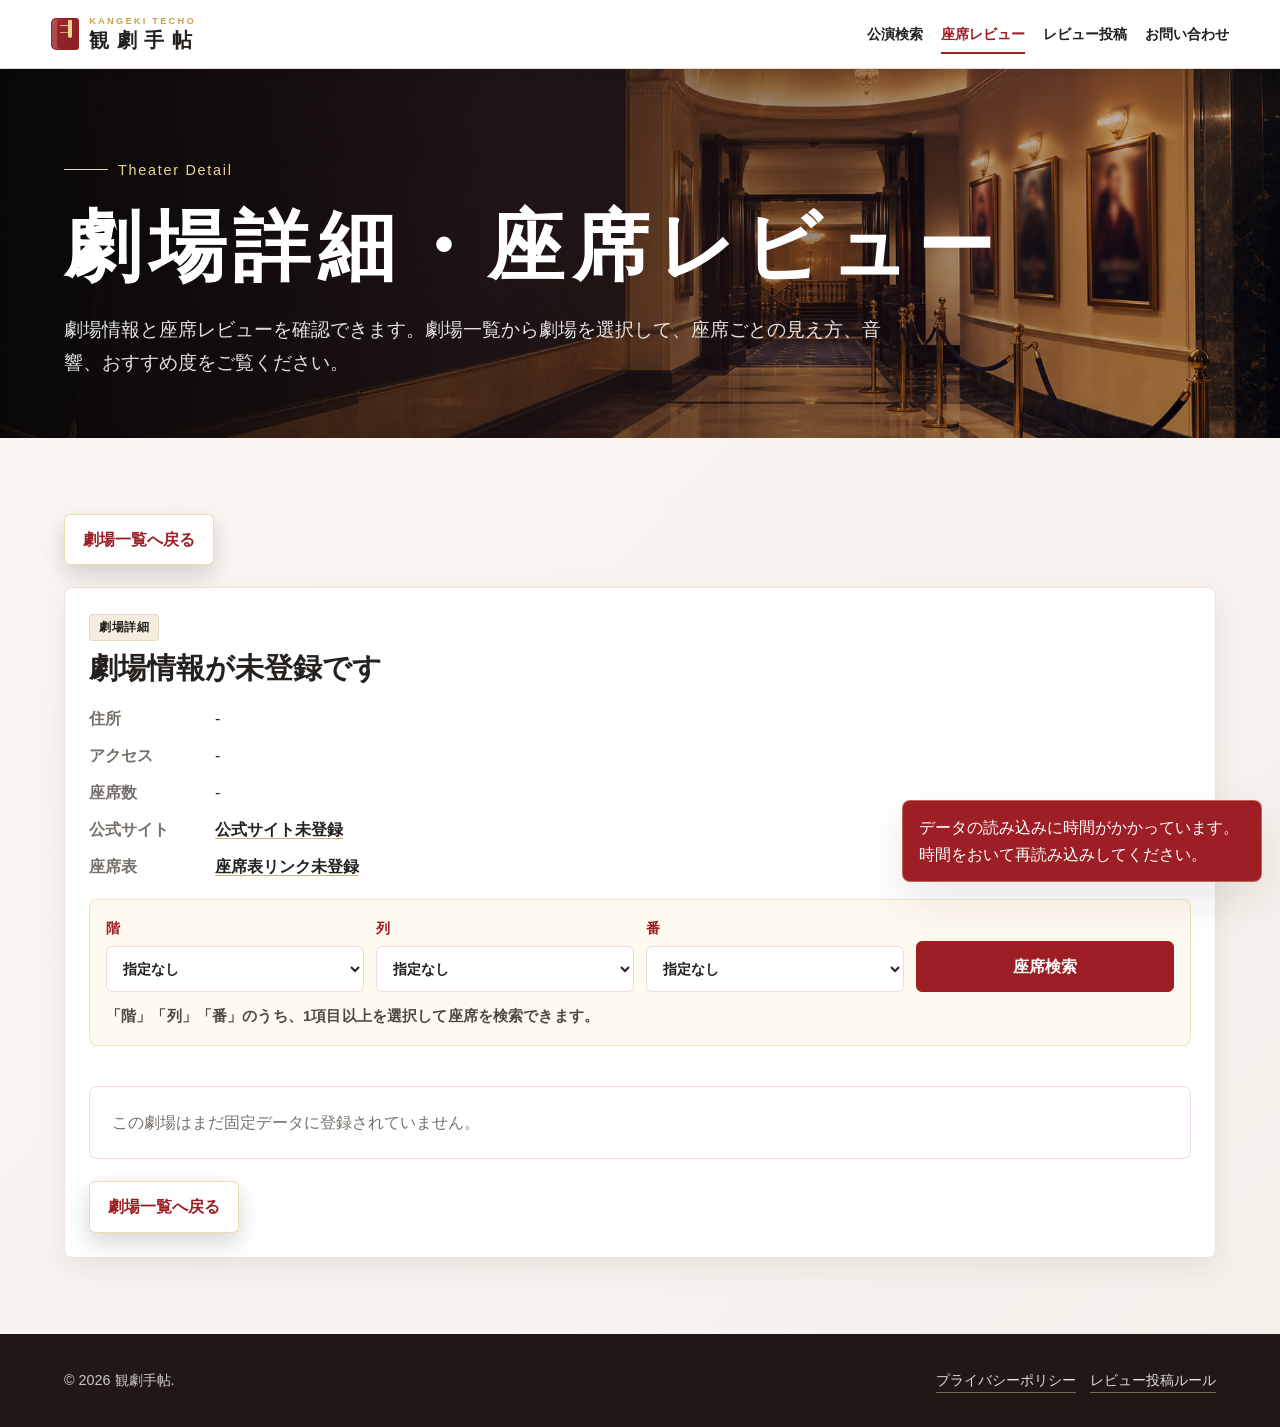
<file: theater.html>
<!doctype html>
<html lang="ja">
<head>
  <!-- Google tag (gtag.js) -->
  <script async src="https://www.googletagmanager.com/gtag/js?id=G-6KWC3YMD6E"></script>
  <script>
    window.dataLayer = window.dataLayer || [];
    function gtag(){dataLayer.push(arguments);}
    gtag('js', new Date());
    gtag('config', 'G-6KWC3YMD6E');
  </script>
  <meta charset="utf-8">
  <meta name="viewport" content="width=device-width, initial-scale=1">
  <title>劇場詳細・座席レビュー｜観劇手帖</title>
  <meta name="description" content="劇場情報と座席レビューを確認できます。劇場一覧から劇場を選択して、座席ごとの見え方、音響、おすすめ度をご覧ください。">
  <link rel="canonical" href="https://kangeki-techo.jp/theater.html">
  <meta name="robots" content="index,follow">
  <meta property="og:site_name" content="観劇手帖">
  <meta property="og:type" content="website">
  <meta property="og:locale" content="ja_JP">
  <meta property="og:title" content="観劇手帖｜劇場詳細・座席レビュー">
  <meta property="og:description" content="劇場情報と座席レビューを確認できます。劇場一覧から劇場を選択して、座席ごとの見え方、音響、おすすめ度をご覧ください。">
  <meta property="og:url" content="https://kangeki-techo.jp/theater.html">
  <meta name="twitter:card" content="summary_large_image">
  <meta name="twitter:title" content="観劇手帖｜劇場詳細・座席レビュー">
  <meta name="twitter:description" content="劇場情報と座席レビューを確認できます。劇場一覧から劇場を選択して、座席ごとの見え方、音響、おすすめ度をご覧ください。">
  <script type="application/ld+json" id="breadcrumbStructuredData">
    {
      "@context": "https://schema.org",
      "@type": "BreadcrumbList",
      "itemListElement": [
        {
          "@type": "ListItem",
          "position": 1,
          "name": "ホーム",
          "item": "https://kangeki-techo.jp/"
        },
        {
          "@type": "ListItem",
          "position": 2,
          "name": "座席レビュー",
          "item": "https://kangeki-techo.jp/reviews.html"
        },
        {
          "@type": "ListItem",
          "position": 3,
          "name": "劇場詳細",
          "item": "https://kangeki-techo.jp/theater.html"
        }
      ]
    }
  </script>
  <link rel="stylesheet" href="assets/app.css">
  <style>
    .layout {
      grid-template-columns: minmax(0, 1fr);
    }

    .sidebar[hidden] {
      display: none !important;
    }
  </style>
</head>
<body>
  <header class="site-header">
    <a class="brand" href="index.html" aria-label="観劇手帖 ホーム">
      <span class="notebook-mark" aria-hidden="true"></span>
      <span class="brand-text">
        <span class="brand-roman">KANGEKI TECHO</span>
        <span class="brand-title" aria-label="観劇手帖">
          <span aria-hidden="true">観</span>
          <span aria-hidden="true">劇</span>
          <span aria-hidden="true">手</span>
          <span aria-hidden="true">帖</span>
        </span>
      </span>
    </a>
    <nav class="nav" aria-label="主要メニュー">
      <a href="index.html">公演検索</a>
      <a class="active" href="reviews.html">座席レビュー</a>
      <a href="post.html">レビュー投稿</a>
      <a href="contact.html">お問い合わせ</a>
    </nav>
  </header>

  <section class="page-hero">
    <div class="container">
      <span class="eyebrow">Theater Detail</span>
        <h1 id="theaterHeroName">劇場詳細・座席レビュー</h1>
        <p class="hero-copy" id="theaterHeroCopy">劇場情報と座席レビューを確認できます。劇場一覧から劇場を選択して、座席ごとの見え方、音響、おすすめ度をご覧ください。</p>
    </div>
  </section>

  <main>
    <section class="section navy" aria-labelledby="detailName">
      <div class="container layout">
        <div>
          <p style="margin-top: 0;"><a class="btn subtle back-link" href="reviews.html">劇場一覧へ戻る</a></p>

          <article class="detail-panel" id="theaterDetail">
            <div class="detail-grid">
              <div>
                <span class="card-kicker">劇場詳細</span>
                <h2 class="detail-title" id="detailName"></h2>
                <dl class="info-list">
                  <dt>住所</dt>
                  <dd id="detailAddress"></dd>
                  <dt>アクセス</dt>
                  <dd id="detailAccess"></dd>
                  <dt>座席数</dt>
                  <dd id="detailCapacity"></dd>
                  <dt>公式サイト</dt>
                  <dd><a class="theater-link" id="detailOfficialUrl" href="#" target="_blank" rel="noopener noreferrer">公式サイトを見る</a></dd>
                  <dt>座席表</dt>
                  <dd><a class="theater-link" id="detailSeatMapUrl" href="#" target="_blank" rel="noopener noreferrer">公式の座席表を見る</a></dd>
                </dl>
              </div>
            </div>

            <form class="search-small" id="seatSearch">
              <label>
                階
                <select id="floorInput"></select>
              </label>
              <label>
                列
                <select id="rowInput"></select>
              </label>
              <label>
                番
                <select id="seatInput"></select>
              </label>
              <button class="btn" type="submit">座席検索</button>
              <p class="seat-search-help">「階」「列」「番」のうち、1項目以上を選択して座席を検索できます。</p>
            </form>

            <form class="search-small keyword-search" id="otherKeywordSearch" hidden>
              <label>
                キーワード検索
                <input id="otherKeywordInput" type="search" placeholder="劇場名・作品名・座席・コメント">
              </label>
              <button class="btn" type="submit">レビューを探す</button>
            </form>

            <div class="stats" id="stats"></div>

            <div class="results-meta" id="reviewMeta"></div>
            <div class="reviews" id="reviewList"></div>
            <p class="bottom-back-link"><a class="btn subtle back-link" href="reviews.html">劇場一覧へ戻る</a></p>
          </article>
        </div>

        <aside class="sidebar" aria-label="補足情報" hidden>
          <div class="note">劇場詳細ページは「シアタークリエ 座席 見え方」のような検索にも強くしやすい構成です。</div>
        </aside>
      </div>
    </section>
  </main>

  <footer class="site-footer">
    <div class="container footer-content">
      <span>© 2026 観劇手帖.</span>
      <span class="footer-links"><a href="privacy.html">プライバシーポリシー</a><a href="rules.html">レビュー投稿ルール</a></span>
    </div>
  </footer>

  <div class="toast" id="toast" role="status" aria-live="polite"></div>
  <script src="assets/review-safety.js"></script>
  <script src="assets/app.js"></script>
  <script src="assets/additional-fixes.js"></script>
  <script src="assets/analytics-events.js"></script>
</body>
</html>
</file>
<file: assets/app.css>
:root {
      --navy: #9d1f25;
      --navy-soft: #7e171b;
      --gold: #c7a24a;
      --gold-light: #ead48e;
      --ivory: #faf7f3;
      --paper: #ffffff;
      --ink: #24211f;
      --muted: #77716c;
      --line: rgba(157, 31, 37, 0.16);
      --shadow: 0 18px 45px rgba(52, 32, 24, 0.1);
    }

    * {
      box-sizing: border-box;
    }

    html {
      scroll-behavior: smooth;
    }

    body {
      margin: 0;
      color: var(--ink);
      background: var(--ivory);
      font-family: "Yu Mincho", "Hiragino Mincho ProN", "Noto Serif JP", Georgia, serif;
      line-height: 1.7;
    }

    a {
      color: inherit;
    }

    button,
    input,
    select,
    textarea {
      font: inherit;
    }

    .site-header {
      position: sticky;
      top: 0;
      z-index: 20;
      display: flex;
      align-items: center;
      justify-content: space-between;
      gap: 18px;
      padding: 14px clamp(18px, 4vw, 56px);
      color: var(--ink);
      background: rgba(255, 255, 255, 0.96);
      border-bottom: 1px solid #e4ddd6;
      box-shadow: 0 2px 8px rgba(52, 32, 24, 0.07);
      backdrop-filter: blur(12px);
    }

    .brand {
      display: inline-flex;
      align-items: center;
      gap: 10px;
      color: var(--ink);
      line-height: 1.2;
      text-decoration: none;
      white-space: nowrap;
    }

    .brand-text {
      display: inline-grid;
      gap: 1px;
      width: max-content;
    }

    .brand-roman {
      display: block;
      color: var(--gold);
      font-family: "Hiragino Sans", "Yu Gothic", sans-serif;
      font-size: 0.58rem;
      font-weight: 700;
      letter-spacing: 0.24em;
    }

    .brand-title {
      display: flex;
      justify-content: space-between;
      width: calc(100% - 1mm);
      color: var(--ink);
      font-size: 1.26rem;
      font-weight: 700;
      letter-spacing: 0;
    }

    .brand-mark {
      display: grid;
      place-items: center;
      width: 34px;
      height: 34px;
      color: var(--navy);
      background: transparent;
      border: 1px solid rgba(157, 31, 37, 0.34);
      border-radius: 4px;
      font-weight: 700;
    }

    .nav {
      display: flex;
      align-items: center;
      gap: 18px;
      flex-wrap: wrap;
      justify-content: flex-end;
      font-family: "Hiragino Sans", "Yu Gothic", sans-serif;
      font-size: 0.9rem;
      font-weight: 700;
    }

    .nav a {
      position: relative;
      padding: 8px 0;
      color: var(--ink);
      text-decoration: none;
      border-radius: 0;
    }

    .nav a:hover {
      color: var(--navy);
      background: transparent;
    }

    .nav a.active {
      color: var(--navy);
    }

    .nav a.active::after,
    .nav a:hover::after {
      content: "";
      position: absolute;
      right: 0;
      bottom: 0;
      left: 0;
      height: 2px;
      background: var(--navy);
    }

    .menu-toggle {
      display: none;
      align-items: center;
      justify-content: center;
      gap: 8px;
      min-height: 42px;
      padding: 8px 12px;
      color: var(--navy);
      background: white;
      border: 1px solid rgba(157, 31, 37, 0.28);
      border-radius: 6px;
      cursor: pointer;
      font-family: "Hiragino Sans", "Yu Gothic", sans-serif;
      font-size: 0.9rem;
      font-weight: 700;
    }

    .menu-toggle-lines,
    .menu-toggle-lines::before,
    .menu-toggle-lines::after {
      display: block;
      width: 18px;
      height: 2px;
      background: currentColor;
      border-radius: 999px;
      content: "";
    }

    .menu-toggle-lines {
      position: relative;
    }

    .menu-toggle-lines::before,
    .menu-toggle-lines::after {
      position: absolute;
      left: 0;
    }

    .menu-toggle-lines::before {
      top: -6px;
    }

    .menu-toggle-lines::after {
      top: 6px;
    }

    .hero {
      position: relative;
      z-index: 2;
      min-height: 660px;
      display: grid;
      align-items: center;
      padding: 80px clamp(18px, 5vw, 72px);
      color: white;
      overflow: visible;
      background:
        linear-gradient(90deg, rgba(10, 7, 5, 0.86), rgba(42, 20, 16, 0.58) 48%, rgba(10, 7, 5, 0.2)),
        url("theater-lobby.png") center / cover;
    }

    .page-hero {
      padding: 82px clamp(18px, 5vw, 72px) 58px;
      color: white;
      background:
        linear-gradient(90deg, rgba(10, 7, 5, 0.86), rgba(42, 20, 16, 0.58) 48%, rgba(10, 7, 5, 0.2)),
        url("theater-lobby.png") center / cover;
    }

    .page-hero .hero-copy {
      margin-bottom: 0;
    }

    .hero::after {
      content: "";
      position: absolute;
      inset: auto 0 0;
      z-index: 0;
      height: 120px;
      background: linear-gradient(0deg, var(--ivory), transparent);
      pointer-events: none;
    }

    .hero-inner {
      position: relative;
      z-index: 1;
      width: min(1060px, 100%);
    }

    .eyebrow {
      display: inline-flex;
      align-items: center;
      gap: 10px;
      color: var(--gold-light);
      font-family: "Hiragino Sans", "Yu Gothic", sans-serif;
      font-size: 0.9rem;
      letter-spacing: 0.12em;
    }

    .eyebrow::before {
      content: "";
      width: 44px;
      height: 1px;
      background: var(--gold-light);
    }

    h1,
    h2,
    h3 {
      margin: 0;
      line-height: 1.25;
      font-weight: 600;
    }

    h1 {
      margin-top: 18px;
      font-size: clamp(2.6rem, 6vw, 5.4rem);
      letter-spacing: 0.1em;
    }

    .hero-copy {
      max-width: 820px;
      margin: 18px 0 30px;
      color: rgba(255, 255, 255, 0.88);
      font-size: clamp(1rem, 2vw, 1.2rem);
    }

    .search-panel {
      position: relative;
      z-index: 5;
      width: min(940px, 100%);
      padding: 22px;
      color: var(--ink);
      background: rgba(255, 250, 240, 0.95);
      border: 1px solid rgba(230, 209, 156, 0.66);
      border-radius: 8px;
      box-shadow: var(--shadow);
    }

    .search-panel-head {
      margin-bottom: 14px;
    }

    .search-panel-head h2 {
      color: var(--ink);
      font-size: clamp(1.35rem, 2vw, 1.7rem);
      letter-spacing: 0.04em;
    }

    .form-grid {
      display: grid;
      grid-template-columns: 1fr 1fr auto;
      gap: 14px;
      align-items: end;
    }

    .form-grid label {
      min-width: 0;
    }

    .hero .form-grid .btn {
      min-width: 126px;
    }

    .compare-grid {
      display: grid;
      grid-template-columns: repeat(2, minmax(0, 1fr));
      gap: 24px;
      align-items: start;
    }

    .notebook-mark {
      position: relative;
      display: inline-block;
      width: 28px;
      height: 32px;
      flex: 0 0 auto;
      background: linear-gradient(135deg, rgba(157, 31, 37, 0.96), rgba(126, 23, 27, 0.96));
      border: 1px solid rgba(157, 31, 37, 0.58);
      border-radius: 5px 3px 3px 5px;
      box-shadow: inset 5px 0 0 rgba(255, 255, 255, 0.18);
    }

    .notebook-mark::before {
      content: "";
      position: absolute;
      top: 6px;
      left: 8px;
      right: 6px;
      height: 1px;
      background: rgba(234, 212, 142, 0.9);
      box-shadow: 0 7px 0 rgba(234, 212, 142, 0.72);
    }

    .notebook-mark::after {
      content: "";
      position: absolute;
      top: 1px;
      right: 6px;
      width: 4px;
      height: 18px;
      background: var(--gold-light);
      border-radius: 0 0 3px 3px;
    }

    label {
      display: grid;
      gap: 6px;
      color: var(--navy);
      font-family: "Hiragino Sans", "Yu Gothic", sans-serif;
      font-size: 0.9rem;
      font-weight: 700;
    }

    .field {
      display: grid;
      gap: 6px;
      min-width: 0;
      color: var(--navy);
      font-family: "Hiragino Sans", "Yu Gothic", sans-serif;
      font-size: 0.9rem;
      font-weight: 700;
    }

    .field-label {
      display: block;
    }

    input,
    select,
    textarea {
      width: 100%;
      min-width: 0;
      min-height: 46px;
      padding: 10px 12px;
      color: var(--ink);
      background: white;
      border: 1px solid var(--line);
      border-radius: 6px;
      outline: none;
    }

    input[type="date"] {
      -webkit-appearance: none;
      appearance: none;
      max-width: 100%;
    }

    textarea {
      min-height: 116px;
      resize: vertical;
    }

    input:focus,
    select:focus,
    textarea:focus {
      border-color: var(--gold);
      box-shadow: 0 0 0 3px rgba(185, 145, 66, 0.18);
    }

    .btn {
      display: inline-flex;
      align-items: center;
      justify-content: center;
      gap: 8px;
      min-height: 46px;
      padding: 11px 18px;
      color: white;
      background: var(--navy);
      border: 1px solid var(--navy);
      border-radius: 6px;
      text-decoration: none;
      cursor: pointer;
      font-family: "Hiragino Sans", "Yu Gothic", sans-serif;
      font-weight: 700;
      white-space: nowrap;
    }

    .btn:hover {
      background: var(--navy-soft);
    }

    .btn:disabled,
    .btn[aria-busy="true"] {
      cursor: wait;
      opacity: 0.72;
    }

    .performance-search-button {
      min-width: 136px;
    }

    .region-picker {
      position: relative;
      width: 100%;
      min-width: 0;
    }

    .region-selected {
      display: flex;
      align-items: center;
      justify-content: space-between;
      width: 100%;
      min-height: 46px;
      padding: 10px 12px;
      color: var(--ink);
      background: white;
      border: 1px solid var(--line);
      border-radius: 6px;
      cursor: pointer;
      font: inherit;
      font-weight: 700;
      text-align: left;
    }

    .region-selected::after {
      content: "⌄";
      color: var(--muted);
      font-family: "Hiragino Sans", "Yu Gothic", sans-serif;
      font-size: 1rem;
    }

    .region-picker.open .region-selected {
      border-color: var(--gold);
      box-shadow: 0 0 0 3px rgba(185, 145, 66, 0.18);
    }

    .region-menu {
      position: absolute;
      top: calc(100% + 6px);
      left: 0;
      z-index: 60;
      width: 100%;
      max-height: 360px;
      overflow: auto;
      padding: 10px;
      color: var(--ink);
      background: rgba(255, 255, 255, 0.98);
      border: 1px solid var(--line);
      border-radius: 8px;
      box-shadow: var(--shadow);
    }

    .region-menu[hidden] {
      display: none;
    }

    .region-option,
    .region-group summary {
      width: 100%;
      min-height: 40px;
      padding: 8px 10px;
      color: var(--ink);
      background: transparent;
      border: 0;
      border-radius: 6px;
      cursor: pointer;
      font-family: "Hiragino Sans", "Yu Gothic", sans-serif;
      font-size: 0.94rem;
      font-weight: 700;
      text-align: left;
    }

    .region-option:hover,
    .region-group summary:hover,
    .region-option.active {
      color: var(--navy);
      background: rgba(157, 31, 37, 0.07);
    }

    .region-group {
      border-top: 1px solid rgba(224, 215, 205, 0.75);
    }

    .region-group:first-of-type {
      margin-top: 6px;
    }

    .region-group summary {
      list-style: none;
    }

    .region-group summary::-webkit-details-marker {
      display: none;
    }

    .region-group summary::after {
      content: "＋";
      float: right;
      color: var(--muted);
      font-size: 0.88rem;
    }

    .region-group[open] summary::after {
      content: "−";
    }

    .region-options {
      display: grid;
      grid-template-columns: repeat(2, minmax(0, 1fr));
      gap: 4px;
      padding: 0 0 8px 8px;
    }

    .region-options .region-option {
      min-height: 36px;
      color: var(--ink);
      font-weight: 600;
    }

    .btn.gold {
      color: white;
      background: var(--navy);
      border-color: var(--navy);
    }

    .btn.subtle {
      color: var(--navy);
      background: transparent;
      border-color: rgba(157, 31, 37, 0.26);
    }

    .navy .btn.subtle,
    .back-link {
      color: var(--navy);
      background: var(--paper);
      border-color: rgba(230, 209, 156, 0.78);
      box-shadow: 0 10px 24px rgba(0, 0, 0, 0.16);
    }

    .navy .btn.subtle:hover,
    .back-link:hover {
      color: white;
      background: var(--navy);
    }

    .back-link-black-demo {
      color: var(--ink);
    }

    main {
      position: relative;
      z-index: 1;
    }

    .section {
      padding: 76px clamp(18px, 5vw, 72px);
    }

    .section.navy {
      color: var(--ink);
      background:
        linear-gradient(135deg, rgba(250, 247, 243, 0.98), rgba(245, 240, 234, 0.98)),
        repeating-linear-gradient(90deg, transparent 0 34px, rgba(157, 31, 37, 0.04) 34px 35px);
    }

    .container {
      width: min(1180px, 100%);
      margin: 0 auto;
    }

    .container.narrow {
      width: min(860px, 100%);
    }

    .section-head {
      display: flex;
      align-items: end;
      justify-content: space-between;
      gap: 20px;
      margin-bottom: 28px;
    }

    .section-title {
      display: grid;
      gap: 8px;
    }

    .section-title span {
      color: var(--navy);
      font-family: "Hiragino Sans", "Yu Gothic", sans-serif;
      font-size: 0.82rem;
      font-weight: 700;
      letter-spacing: 0.13em;
      text-transform: uppercase;
    }

    .section-title h2 {
      color: var(--ink);
      font-size: clamp(1.8rem, 4vw, 3rem);
      letter-spacing: 0.06em;
    }

    .navy .section-title h2 {
      color: var(--ink);
    }

    .section-title p {
      max-width: 690px;
      margin: 0;
      color: var(--muted);
    }

    .results-meta {
      margin-bottom: 18px;
      color: var(--muted);
      font-family: "Hiragino Sans", "Yu Gothic", sans-serif;
      font-size: 0.95rem;
    }

    .card-grid {
      display: grid;
      grid-template-columns: 1fr;
      gap: 18px;
    }

    .card,
    .review-item,
    .detail-panel {
      background: var(--paper);
      border: 1px solid rgba(157, 31, 37, 0.13);
      border-radius: 8px;
      box-shadow: 0 10px 28px rgba(52, 32, 24, 0.08);
    }

    .performance-card {
      display: grid;
      grid-template-columns: minmax(0, 1fr) auto;
      column-gap: 18px;
      row-gap: 10px;
      align-items: center;
      align-content: center;
      padding: 22px 20px;
      min-height: 156px;
    }

    .loading-card {
      pointer-events: none;
    }

    .loading-line,
    .loading-button {
      display: inline-block;
      overflow: hidden;
      position: relative;
      background: linear-gradient(90deg, #efe8dd 0%, #faf6ef 45%, #efe8dd 90%);
      background-size: 220% 100%;
      border-radius: 999px;
      animation: loading-shimmer 1.1s ease-in-out infinite;
    }

    .loading-pill {
      width: 62px;
      height: 26px;
    }

    .wide-pill {
      width: 92px;
    }

    .title-line {
      width: min(280px, 70vw);
      height: 30px;
      border-radius: 6px;
    }

    .short-line {
      width: 76px;
      height: 24px;
      border-radius: 6px;
    }

    .medium-line {
      width: 160px;
      height: 18px;
      border-radius: 6px;
    }

    .loading-button {
      width: 112px;
      height: 46px;
      border-radius: 6px;
    }

    @keyframes loading-shimmer {
      0% {
        background-position: 120% 0;
      }
      100% {
        background-position: -120% 0;
      }
    }

    .performance-card .pill-row,
    .performance-card .performance-time,
    .performance-card h3,
    .performance-card .card-data {
      grid-column: 1;
    }

    .performance-card .card-actions {
      grid-column: 2;
      grid-row: 1 / span 4;
      align-self: center;
      justify-content: flex-end;
      margin-top: 0;
    }

    .card-kicker {
      display: inline-flex;
      align-items: center;
      width: fit-content;
      min-height: 26px;
      padding: 4px 9px;
      color: var(--ink);
      background: rgba(185, 145, 66, 0.16);
      border: 1px solid rgba(185, 145, 66, 0.24);
      border-radius: 4px;
      font-family: "Hiragino Sans", "Yu Gothic", sans-serif;
      font-size: 0.76rem;
      font-weight: 700;
      letter-spacing: 0.05em;
      line-height: 1.4;
    }

    .performance-card h3 {
      color: var(--ink);
      font-size: 1.45rem;
    }

    .theater-link {
      color: var(--ink);
      font-weight: 700;
      text-decoration-color: rgba(185, 145, 66, 0.7);
      text-underline-offset: 3px;
    }

    .theater-link:hover {
      color: var(--navy);
    }

    .theater-name-disabled {
      color: #77716c;
      font-weight: 700;
    }

    .card-data {
      display: grid;
      gap: 6px;
      margin: 0;
      color: var(--ink);
      font-family: "Hiragino Sans", "Yu Gothic", sans-serif;
      font-size: 0.93rem;
    }

    .performance-time {
      display: inline-flex;
      align-items: baseline;
      width: fit-content;
      gap: 8px;
      color: var(--navy);
      font-weight: 700;
    }

    .performance-time strong {
      font-size: 1.24rem;
      letter-spacing: 0.03em;
    }

    .performance-meta-line {
      display: flex;
      align-items: baseline;
      gap: 18px;
      flex-wrap: wrap;
      color: var(--ink);
      font-family: "Hiragino Sans", "Yu Gothic", sans-serif;
      font-size: 0.93rem;
    }

    .performance-time-large strong {
      font-size: 1.45rem;
    }

    .card-actions {
      display: flex;
      gap: 10px;
      align-items: center;
      flex-wrap: wrap;
      margin-top: auto;
    }

    .ad-box {
      display: grid;
      place-items: center;
      min-height: 118px;
      padding: 18px;
      color: rgba(157, 31, 37, 0.56);
      background:
        linear-gradient(135deg, rgba(185, 145, 66, 0.12), rgba(255, 250, 240, 0.95)),
        var(--paper);
      border: 1px dashed rgba(185, 145, 66, 0.45);
      border-radius: 8px;
      font-family: "Hiragino Sans", "Yu Gothic", sans-serif;
      text-align: center;
    }

    .wide {
      grid-column: 1 / -1;
    }

    @media (min-width: 641px) {
      .performance-card h3,
      .performance-card .card-data {
        position: relative;
        top: 3mm;
      }

      .theater-card .pc-name-break,
      #theaterHeroName .pc-name-break {
        display: initial;
      }

      .theater-card .mobile-name-space,
      #theaterHeroName .mobile-name-space {
        display: none;
      }
    }

    .layout {
      display: grid;
      grid-template-columns: minmax(0, 1fr) 270px;
      gap: 24px;
      align-items: start;
    }

    .theater-list {
      display: grid;
      grid-template-columns: repeat(3, minmax(0, 1fr));
      gap: 16px;
      scroll-margin-top: 96px;
    }

    .theater-filter {
      display: grid;
      grid-template-columns: minmax(220px, 320px) auto;
      gap: 12px;
      align-items: end;
      margin-bottom: 22px;
      padding: 16px;
      background: rgba(255, 250, 240, 0.95);
      border: 1px solid rgba(230, 209, 156, 0.55);
      border-radius: 8px;
    }

    .area-heading {
      grid-column: 1 / -1;
      margin: 12px 0 0;
      color: var(--navy);
      font-family: "Hiragino Sans", "Yu Gothic", sans-serif;
      font-size: 1.05rem;
      letter-spacing: 0.04em;
      scroll-margin-top: 96px;
    }

    .theater-card {
      display: grid;
      gap: 14px;
      padding: 20px;
      color: inherit;
      cursor: pointer;
      text-decoration: none;
    }

    .theater-card.active {
      border-color: rgba(185, 145, 66, 0.75);
      box-shadow: 0 0 0 3px rgba(185, 145, 66, 0.16), var(--shadow);
    }

    .theater-card h3 {
      color: var(--ink);
      font-size: 1.32rem;
      line-height: 1.45;
      overflow-wrap: anywhere;
    }

    .pc-name-break {
      display: none;
    }

    .mobile-name-space {
      display: inline;
    }

    .theater-card-footer {
      display: flex;
      align-items: baseline;
      justify-content: space-between;
      gap: 8px 14px;
      flex-wrap: wrap;
      align-self: end;
    }

    .theater-review-count {
      color: #77716c;
      font-family: "Hiragino Sans", "Yu Gothic", sans-serif;
      font-size: 0.95rem;
      font-weight: 700;
      white-space: nowrap;
    }

    .theater-card-link {
      color: var(--navy);
      font-family: "Hiragino Sans", "Yu Gothic", sans-serif;
      font-size: 0.95rem;
      font-weight: 700;
      white-space: nowrap;
      text-decoration: underline;
      text-decoration-color: transparent;
      text-underline-offset: 4px;
      transition: color 0.18s ease, text-decoration-color 0.18s ease;
    }

    .theater-card:hover .theater-card-link,
    .theater-card:focus-visible .theater-card-link {
      text-decoration-color: currentColor;
    }

    .pill-row,
    .rating-row {
      display: flex;
      gap: 8px;
      flex-wrap: wrap;
    }

    .pill {
      min-height: 26px;
      padding: 4px 9px;
      color: var(--ink);
      background: white;
      border: 1px solid rgba(157, 31, 37, 0.46);
      border-radius: 4px;
      box-shadow: inset 3px 0 0 rgba(157, 31, 37, 0.78);
      font-family: "Hiragino Sans", "Yu Gothic", sans-serif;
      font-size: 0.76rem;
      font-weight: 700;
      letter-spacing: 0.05em;
      line-height: 1.4;
    }

    .detail-panel {
      padding: 24px;
      margin-top: 22px;
      color: var(--ink);
    }

    .detail-grid {
      display: grid;
      grid-template-columns: minmax(0, 1fr);
      gap: 22px;
      align-items: start;
    }

    .detail-title {
      margin-top: 10px;
      color: var(--ink);
      font-size: 1.8rem;
    }

    .info-list {
      display: grid;
      grid-template-columns: 110px 1fr;
      gap: 10px 16px;
      margin: 18px 0 0;
      font-family: "Hiragino Sans", "Yu Gothic", sans-serif;
    }

    .info-list dt {
      color: #77716c;
      font-weight: 700;
    }

    .info-list dd {
      margin: 0;
      color: var(--ink);
    }

    .stats {
      display: grid;
      grid-template-columns: repeat(4, minmax(0, 1fr));
      gap: 12px;
      margin: 20px 0;
      scroll-margin-top: 96px;
    }

    .stat {
      padding: 14px;
      background: white;
      border: 1px solid rgba(157, 31, 37, 0.36);
      border-radius: 8px;
      font-family: "Hiragino Sans", "Yu Gothic", sans-serif;
    }

    .stat small {
      display: block;
      color: #77716c;
      font-weight: 700;
    }

    .stat strong {
      display: block;
      margin-top: 5px;
      color: var(--ink);
      font-size: 1.28rem;
    }

    .search-small {
      display: grid;
      grid-template-columns: repeat(4, minmax(0, 1fr));
      gap: 12px;
      align-items: end;
      margin: 18px 0 20px;
      padding: 16px;
      background: rgba(255, 250, 240, 0.95);
      border: 1px solid rgba(230, 209, 156, 0.55);
      border-radius: 8px;
    }

    .seat-search-help {
      grid-column: 1 / -1;
      margin: 0;
      color: #4b4742;
      font-family: "Hiragino Sans", "Yu Gothic", sans-serif;
      font-size: 0.92rem;
      font-weight: 600;
      letter-spacing: 0.01em;
      line-height: 1.7;
    }

    .keyword-search {
      grid-template-columns: minmax(0, 1fr) auto;
    }

    .keyword-search input {
      width: 100%;
      min-height: 45px;
      padding: 10px 12px;
      color: var(--ink);
      background: white;
      border: 1px solid rgba(157, 31, 37, 0.28);
      border-radius: 8px;
      font: inherit;
    }

    .search-small[hidden],
    .detail-grid[hidden],
    .stats[hidden] {
      display: none !important;
    }

    .reviews {
      display: grid;
      gap: 14px;
    }

    .load-more-wrap {
      display: flex;
      justify-content: center;
      margin: 18px 0 0;
    }

    .load-more-button {
      min-width: 150px;
    }

    .bottom-back-link {
      margin: 22px 0 0;
    }

    .review-item {
      padding: 18px;
      color: var(--ink);
      border-color: rgba(157, 31, 37, 0.36);
      box-shadow: none;
    }

    .review-head {
      display: flex;
      justify-content: space-between;
      gap: 14px;
      margin-bottom: 10px;
    }

    .seat-name {
      color: var(--ink);
      font-size: 1.1rem;
      font-weight: 700;
    }

    .stars {
      color: var(--gold);
      letter-spacing: 0.04em;
      white-space: nowrap;
    }

    .form-help {
      margin: 0;
      color: var(--muted);
      font-family: "Hiragino Sans", "Yu Gothic", sans-serif;
      font-size: 0.88rem;
    }

    .review-item p {
      color: var(--ink);
      margin: 10px 0;
    }

    .comment-label {
      display: inline-flex;
      margin-top: 14px;
      color: #77716c;
      font-family: "Hiragino Sans", "Yu Gothic", sans-serif;
      font-size: 0.86rem;
      font-weight: 700;
    }

    .review-meta {
      color: #77716c;
      font-family: "Hiragino Sans", "Yu Gothic", sans-serif;
      font-size: 0.88rem;
    }

    .form-card {
      padding: 24px;
      background: var(--paper);
      border: 1px solid rgba(230, 209, 156, 0.5);
      border-radius: 8px;
      box-shadow: var(--shadow);
    }

    .form-notice,
    .info-note,
    .content-card {
      padding: 18px;
      background: rgba(247, 241, 228, 0.78);
      border: 1px solid rgba(230, 209, 156, 0.72);
      border-radius: 8px;
      font-family: "Hiragino Sans", "Yu Gothic", sans-serif;
    }

    .info-note {
      margin-top: 22px;
      color: var(--ink);
    }

    .form-notice strong {
      display: block;
      margin-bottom: 8px;
      color: var(--navy);
    }

    .info-note strong {
      display: block;
      margin-bottom: 8px;
      color: var(--navy);
    }

    .form-notice p,
    .info-note p {
      margin: 0 0 10px;
      color: var(--ink);
      line-height: 1.8;
    }

    .info-note p {
      margin-bottom: 0;
    }

    .legal-text {
      display: grid;
      gap: 16px;
      color: var(--ink);
      line-height: 1.9;
    }

    .legal-text h2,
    .legal-text h3,
    .legal-text p,
    .legal-text ul {
      margin: 0;
    }

    .legal-text h2,
    .legal-text h3 {
      color: var(--navy);
      font-family: "Yu Mincho", "Hiragino Mincho ProN", serif;
    }

    .legal-text ul {
      padding-left: 1.2em;
    }

    .policy-date {
      color: var(--muted);
      font-size: 0.9rem;
    }

    .two-col {
      display: grid;
      grid-template-columns: 1fr 1fr;
      gap: 14px;
    }

    .three-col {
      display: grid;
      grid-template-columns: repeat(3, 1fr);
      gap: 14px;
    }

    .four-col {
      display: grid;
      grid-template-columns: repeat(4, 1fr);
      gap: 14px;
    }

    .post-basic-grid {
      display: grid;
      grid-template-columns: minmax(120px, 0.75fr) minmax(190px, 1.15fr) minmax(220px, 1.4fr) minmax(110px, 0.7fr);
      gap: 14px;
    }

    .stack {
      display: grid;
      gap: 14px;
    }

    .sidebar {
      position: sticky;
      top: 88px;
      display: grid;
      gap: 16px;
    }

    .note {
      padding: 18px;
      color: rgba(255, 255, 255, 0.82);
      background: rgba(255, 255, 255, 0.08);
      border: 1px solid rgba(230, 209, 156, 0.24);
      border-radius: 8px;
      font-family: "Hiragino Sans", "Yu Gothic", sans-serif;
      font-size: 0.9rem;
    }

    .empty {
      padding: 22px;
      color: var(--muted);
      background: white;
      border: 1px solid var(--line);
      border-radius: 8px;
      font-family: "Hiragino Sans", "Yu Gothic", sans-serif;
    }

    .site-footer {
      padding: 34px clamp(18px, 5vw, 72px);
      color: rgba(255, 255, 255, 0.76);
      background: #211816;
      font-family: "Hiragino Sans", "Yu Gothic", sans-serif;
      font-size: 0.9rem;
    }

    .footer-content {
      display: flex;
      justify-content: space-between;
      gap: 16px;
      align-items: center;
      flex-wrap: wrap;
    }

    .footer-links {
      display: inline-flex;
      gap: 14px;
      flex-wrap: wrap;
    }

    .footer-links a {
      color: rgba(255, 255, 255, 0.86);
      text-decoration: none;
      border-bottom: 1px solid rgba(230, 209, 156, 0.45);
    }

    .footer-links a:hover {
      color: white;
    }

    .toast {
      position: fixed;
      right: 18px;
      bottom: 18px;
      z-index: 30;
      transform: translateY(18px);
      opacity: 0;
      max-width: min(360px, calc(100% - 36px));
      padding: 13px 16px;
      color: white;
      background: var(--navy);
      border: 1px solid rgba(230, 209, 156, 0.4);
      border-radius: 8px;
      box-shadow: var(--shadow);
      pointer-events: none;
      transition: 0.25s ease;
      font-family: "Hiragino Sans", "Yu Gothic", sans-serif;
    }

    .toast.show {
      transform: translateY(0);
      opacity: 1;
    }

    @media (max-width: 980px) {
      .form-grid,
      .compare-grid,
      .layout,
      .detail-grid,
      .two-col {
        grid-template-columns: 1fr;
      }

      .card-grid,
      .theater-list,
      .stats,
      .search-small,
      .three-col {
        grid-template-columns: repeat(2, minmax(0, 1fr));
      }

      .card-grid {
        grid-template-columns: 1fr;
      }

      .sidebar {
        position: static;
      }
    }

    @media (max-width: 1100px) {
      .hero .form-grid {
        grid-template-columns: 1fr;
      }

      .hero .form-grid .btn {
        width: 100%;
      }
    }

    @media (max-width: 640px) {
      .site-header {
        align-items: center;
        flex-direction: row;
        flex-wrap: wrap;
        gap: 10px;
      }

      .menu-toggle {
        display: inline-flex;
        margin-left: auto;
      }

      .nav {
        display: none;
        width: 100%;
        flex-direction: column;
        align-items: stretch;
        gap: 0;
        padding-top: 8px;
        border-top: 1px solid #eee2d8;
      }

      .site-header.menu-open .nav {
        display: flex;
      }

      .nav a {
        padding: 12px 4px;
      }

      .nav a.active::after,
      .nav a:hover::after {
        right: auto;
        width: 42px;
      }

      .hero {
        min-height: auto;
        padding-top: 58px;
      }

      .search-panel {
        padding: 16px;
      }

      .region-menu {
        width: 100%;
      }

      .region-options {
        grid-template-columns: 1fr;
      }

      .card-grid,
      .theater-list,
      .stats,
      .search-small,
      .theater-filter,
      .post-basic-grid,
      .three-col,
      .four-col {
        grid-template-columns: 1fr;
      }

      .section-head,
      .review-head {
        align-items: flex-start;
        flex-direction: column;
      }

      .info-list {
        grid-template-columns: 1fr;
        gap: 4px;
      }

      .performance-card {
        grid-template-columns: 1fr;
        gap: 16px;
        padding: 20px;
        min-height: auto;
      }

      .performance-card .pill-row,
      .performance-card h3,
      .performance-card .card-data,
      .performance-card .card-actions {
        grid-column: auto;
        grid-row: auto;
      }

      .performance-card .card-actions {
        justify-content: flex-start;
      }

      .performance-card h3 {
        font-size: 1.55rem;
        position: relative;
        top: 1mm;
      }
    }
</file>
